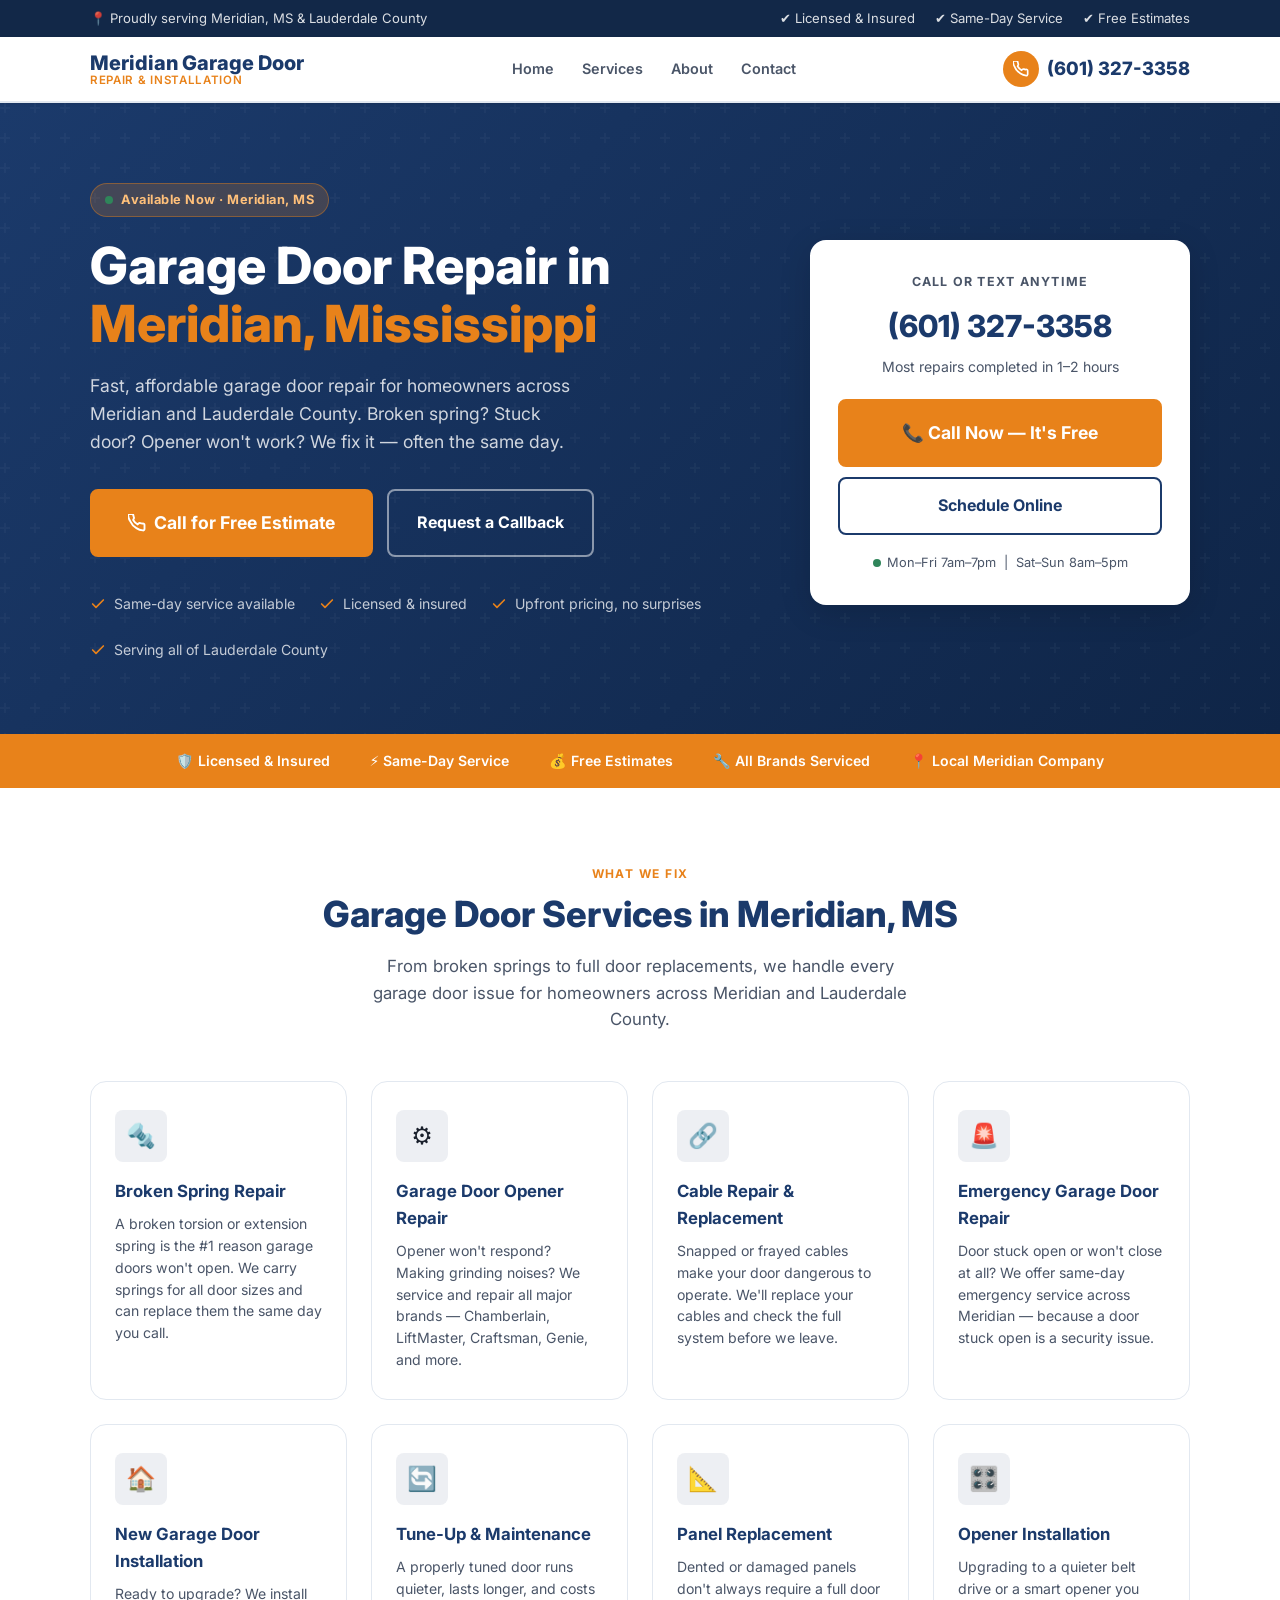
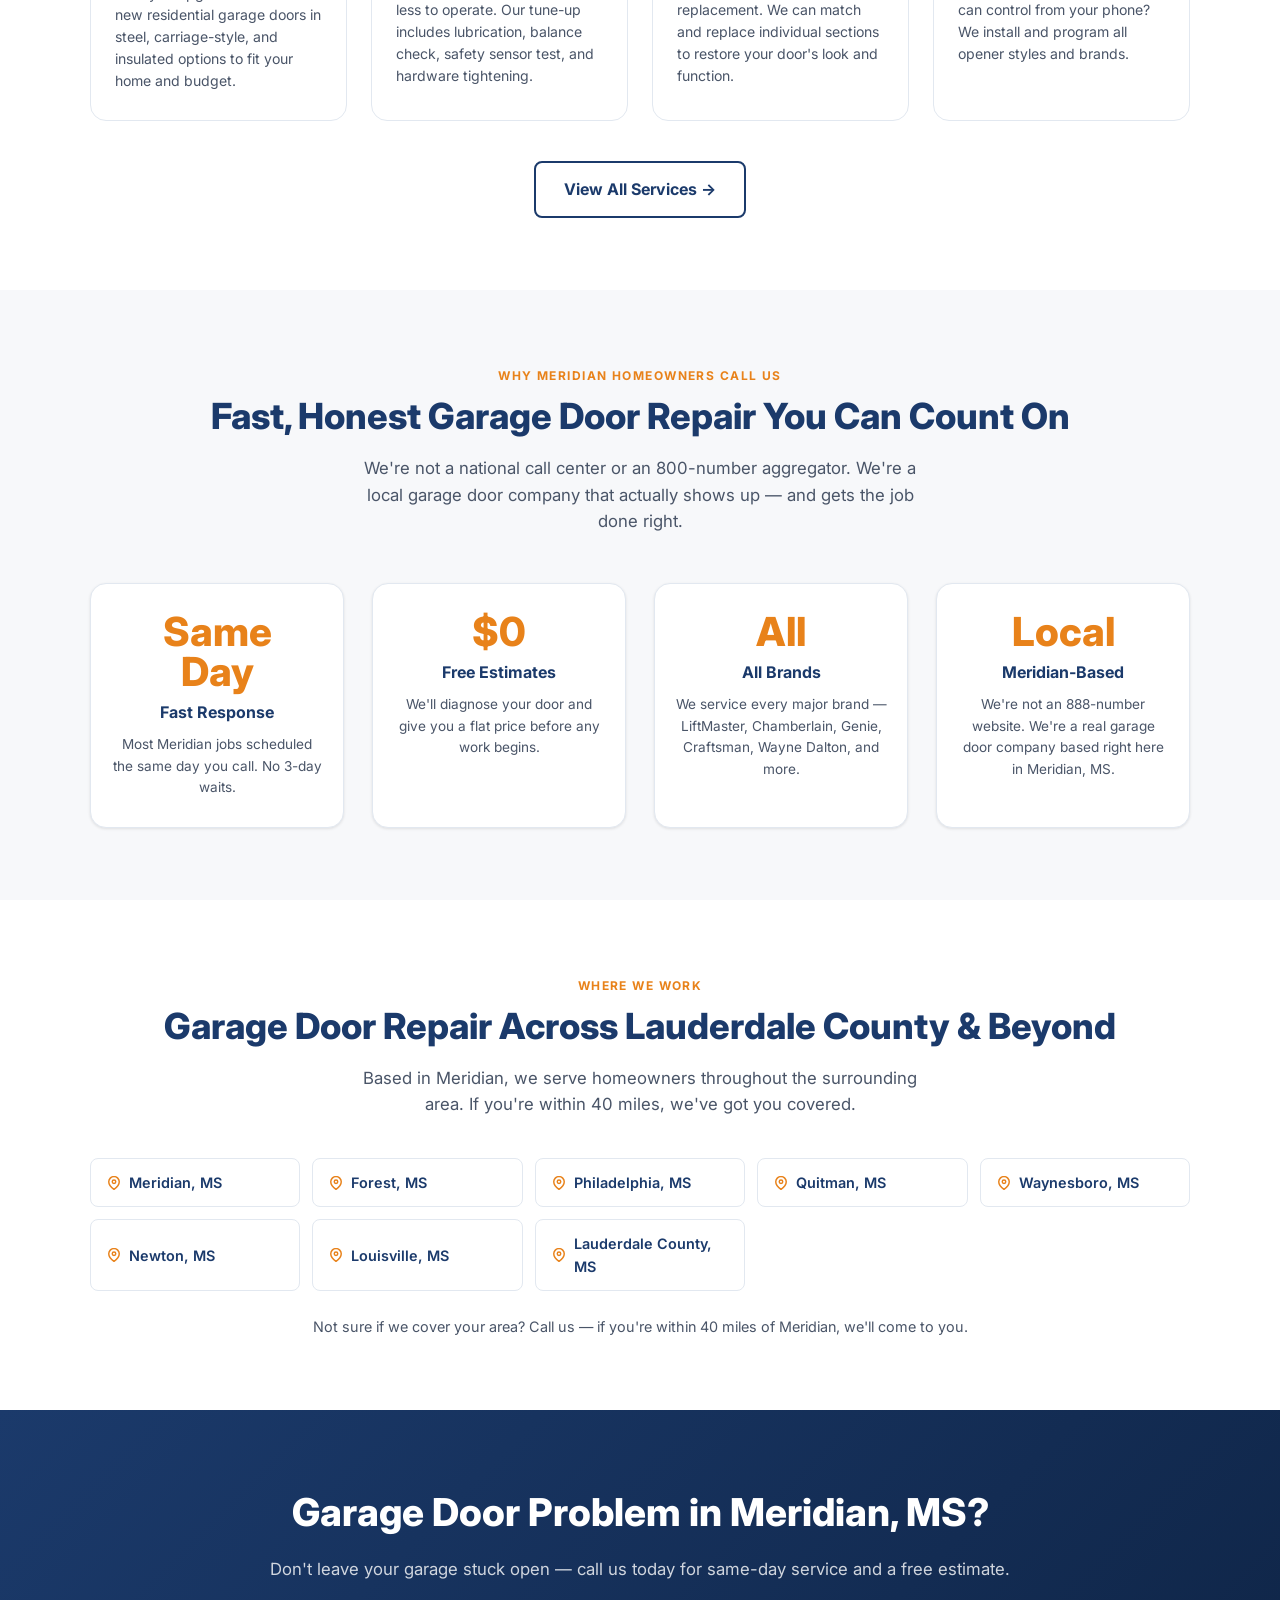
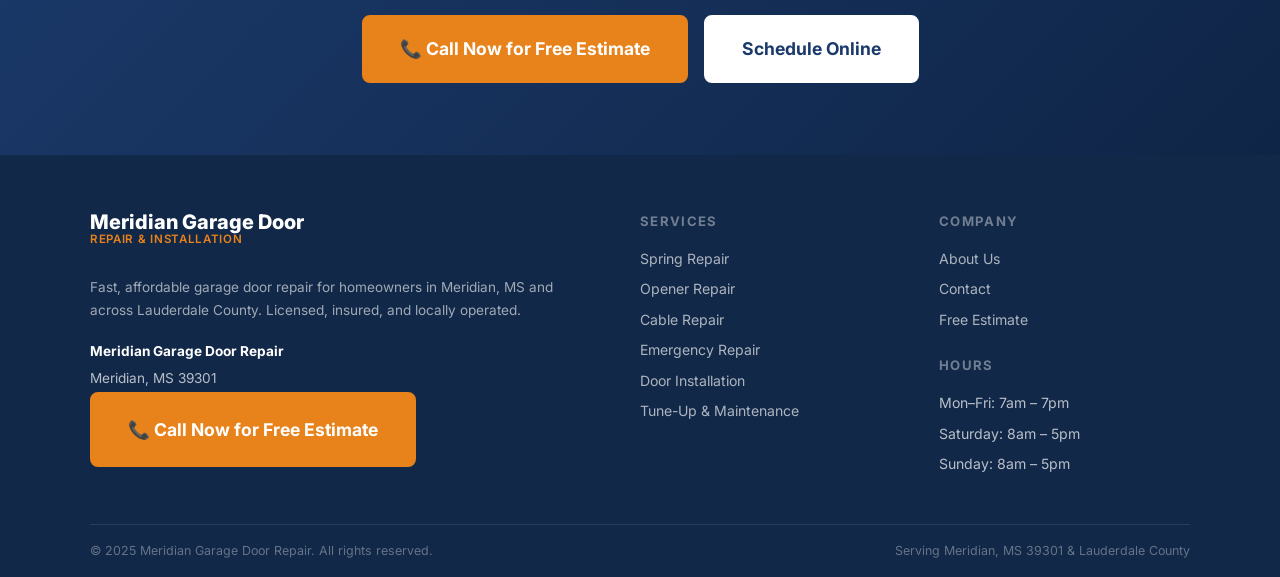
<file: index.html>
<!DOCTYPE html>
<html lang="en">
<head>
  <meta charset="UTF-8" />
  <meta name="viewport" content="width=device-width, initial-scale=1.0" />

  <!-- ═══════════════════════════════════════════════
       TEMPLATE VARIABLES — swap these for each city
       Search: [CITY], [STATE], [PHONE], [DOMAIN], [ZIP]
       ═══════════════════════════════════════════════ -->

  <!-- SEO Meta -->
  <title>Garage Door Repair Meridian MS | Fast &amp; Affordable – Call Now</title>
  <meta name="description" content="Professional garage door repair in Meridian, MS. Broken springs, openers, cables &amp; more. Same-day service available. Licensed &amp; insured. Call for a free estimate!" />
  <meta name="keywords" content="garage door repair Meridian MS, garage door repair Meridian Mississippi, garage door opener Meridian MS, broken spring repair Meridian, garage door service Meridian MS" />
  <link rel="canonical" href="https://www.garagedoorrepairmeridian.com/" />

  <!-- Open Graph -->
  <meta property="og:title" content="Garage Door Repair Meridian MS | Fast &amp; Affordable" />
  <meta property="og:description" content="Professional garage door repair in Meridian, MS. Same-day service. Broken springs, openers, cables. Call now!" />
  <meta property="og:type" content="website" />
  <meta property="og:url" content="https://www.garagedoorrepairmeridian.com/" />
  <meta property="og:locale" content="en_US" />

  <!-- Stylesheet -->
  <link rel="stylesheet" href="css/style.css" />

  <!-- Favicon (simple emoji fallback — swap with real .ico) -->
  <link rel="icon" href="data:image/svg+xml,<svg xmlns='http://www.w3.org/2000/svg' viewBox='0 0 100 100'><text y='.9em' font-size='90'>🏠</text></svg>" />

  <!-- ═══════════════════════════════════════════════
       LOCAL BUSINESS SCHEMA — Google's most important
       ranking signal for local service searches
       ═══════════════════════════════════════════════ -->
  <script type="application/ld+json">
  {
    "@context": "https://schema.org",
    "@type": "LocalBusiness",
    "name": "Garage Door Repair Meridian",
    "description": "Professional garage door repair and installation services in Meridian, MS and surrounding Lauderdale County. Same-day service available for broken springs, openers, cables, and more.",
    "url": "https://www.garagedoorrepairmeridian.com",
    "telephone": "+16013273358",
    "email": "info@garagedoorrepairmeridian.com",
    "priceRange": "$$",
    "image": "https://www.garagedoorrepairmeridian.com/images/garage-door-repair-meridian-ms.jpg",
    "address": {
      "@type": "PostalAddress",
      "addressLocality": "Meridian",
      "addressRegion": "MS",
      "postalCode": "39301",
      "addressCountry": "US"
    },
    "geo": {
      "@type": "GeoCoordinates",
      "latitude": 32.3643,
      "longitude": -88.7037
    },
    "openingHoursSpecification": [
      {
        "@type": "OpeningHoursSpecification",
        "dayOfWeek": ["Monday","Tuesday","Wednesday","Thursday","Friday"],
        "opens": "07:00",
        "closes": "19:00"
      },
      {
        "@type": "OpeningHoursSpecification",
        "dayOfWeek": ["Saturday","Sunday"],
        "opens": "08:00",
        "closes": "17:00"
      }
    ],
    "areaServed": [
      {"@type": "City", "name": "Meridian", "containedInPlace": {"@type": "State", "name": "Mississippi"}},
      {"@type": "City", "name": "Forest", "containedInPlace": {"@type": "State", "name": "Mississippi"}},
      {"@type": "City", "name": "Philadelphia", "containedInPlace": {"@type": "State", "name": "Mississippi"}},
      {"@type": "City", "name": "Quitman", "containedInPlace": {"@type": "State", "name": "Mississippi"}},
      {"@type": "City", "name": "Waynesboro", "containedInPlace": {"@type": "State", "name": "Mississippi"}},
      {"@type": "City", "name": "Newton", "containedInPlace": {"@type": "State", "name": "Mississippi"}},
      {"@type": "City", "name": "Louisville", "containedInPlace": {"@type": "State", "name": "Mississippi"}}
    ],
    "hasOfferCatalog": {
      "@type": "OfferCatalog",
      "name": "Garage Door Services",
      "itemListElement": [
        {"@type": "Offer", "itemOffered": {"@type": "Service", "name": "Garage Door Spring Repair"}},
        {"@type": "Offer", "itemOffered": {"@type": "Service", "name": "Garage Door Opener Repair"}},
        {"@type": "Offer", "itemOffered": {"@type": "Service", "name": "Garage Door Cable Repair"}},
        {"@type": "Offer", "itemOffered": {"@type": "Service", "name": "Emergency Garage Door Repair"}},
        {"@type": "Offer", "itemOffered": {"@type": "Service", "name": "New Garage Door Installation"}}
      ]
    },
    "sameAs": []
  }
  </script>
</head>

<body>

  <!-- ═══ TOP BAR ═══ -->
  <div class="topbar">
    <div class="container">
      <span>📍 Proudly serving Meridian, MS &amp; Lauderdale County</span>
      <div class="topbar-badges">
        <span class="topbar-badge">✔ Licensed &amp; Insured</span>
        <span class="topbar-badge">✔ Same-Day Service</span>
        <span class="topbar-badge">✔ Free Estimates</span>
      </div>
    </div>
  </div>

  <!-- ═══ HEADER ═══ -->
  <header class="site-header">
    <div class="header-inner">

      <a href="/" class="logo">
        <span class="logo-top">Meridian Garage Door</span>
        <span class="logo-sub">Repair &amp; Installation</span>
      </a>

      <nav class="site-nav" id="site-nav">
        <a href="index.html">Home</a>
        <a href="services.html">Services</a>
        <a href="about.html">About</a>
        <a href="contact.html">Contact</a>
      </nav>

      <div class="header-cta">
        <a href="tel:+16013273358" class="phone-link">
    <div class="phone-icon">
      <svg width="16" height="16" viewBox="0 0 24 24" fill="none" stroke="#fff" stroke-width="2.5" stroke-linecap="round" stroke-linejoin="round">
        <path d="M22 16.92v3a2 2 0 01-2.18 2 19.79 19.79 0 01-8.63-3.07A19.5 19.5 0 013.07 9.81a19.79 19.79 0 01-3.07-8.7A2 2 0 012.18 0h3a2 2 0 012 1.72c.127.96.361 1.903.7 2.81a2 2 0 01-.45 2.11L6.91 7.91a16 16 0 006 6l1.27-1.27a2 2 0 012.11-.45c.907.339 1.85.573 2.81.7A2 2 0 0122 14.92z"/>
      </svg>
    </div>

    (601) 327-3358
  </a>
        <button class="menu-toggle" id="menu-toggle" aria-label="Open menu">
          <svg width="22" height="22" viewBox="0 0 24 24" fill="none" stroke="currentColor" stroke-width="2.5" stroke-linecap="round"><line x1="3" y1="6" x2="21" y2="6"/><line x1="3" y1="12" x2="21" y2="12"/><line x1="3" y1="18" x2="21" y2="18"/></svg>
        </button>
      </div>

    </div>
  </header>

  <!-- ═══ HERO ═══ -->
  <section class="hero">
    <div class="container">
      <div class="hero-grid">

        <div class="hero-content">
          <div class="hero-badge">
            <span class="dot-green"></span>
            Available Now · Meridian, MS
          </div>

          <h1>Garage Door Repair in<br /><span>Meridian, Mississippi</span></h1>

          <p class="hero-sub">
            Fast, affordable garage door repair for homeowners across Meridian and Lauderdale County.
            Broken spring? Stuck door? Opener won't work? We fix it — often the same day.
          </p>

          <div class="hero-actions">
            <a href="tel:+16013273358" class="btn btn-primary btn-lg">
              <svg width="18" height="18" viewBox="0 0 24 24" fill="none" stroke="currentColor" stroke-width="2.5" stroke-linecap="round" stroke-linejoin="round"><path d="M22 16.92v3a2 2 0 01-2.18 2 19.79 19.79 0 01-8.63-3.07A19.5 19.5 0 013.07 9.81a19.79 19.79 0 01-3.07-8.7A2 2 0 012.18 0h3a2 2 0 012 1.72c.127.96.361 1.903.7 2.81a2 2 0 01-.45 2.11L6.91 7.91a16 16 0 006 6l1.27-1.27a2 2 0 012.11-.45c.907.339 1.85.573 2.81.7A2 2 0 0122 14.92z"/></svg>
              Call for Free Estimate
            </a>
            <a href="contact.html" class="btn btn-outline" style="color:#fff;border-color:rgba(255,255,255,.5);">
              Request a Callback
            </a>
          </div>

          <div class="hero-trust">
            <div class="hero-trust-item">
              <svg width="16" height="16" viewBox="0 0 24 24" fill="none" stroke="currentColor" stroke-width="2.5" stroke-linecap="round" stroke-linejoin="round"><polyline points="20 6 9 17 4 12"/></svg>
              Same-day service available
            </div>
            <div class="hero-trust-item">
              <svg width="16" height="16" viewBox="0 0 24 24" fill="none" stroke="currentColor" stroke-width="2.5" stroke-linecap="round" stroke-linejoin="round"><polyline points="20 6 9 17 4 12"/></svg>
              Licensed &amp; insured
            </div>
            <div class="hero-trust-item">
              <svg width="16" height="16" viewBox="0 0 24 24" fill="none" stroke="currentColor" stroke-width="2.5" stroke-linecap="round" stroke-linejoin="round"><polyline points="20 6 9 17 4 12"/></svg>
              Upfront pricing, no surprises
            </div>
            <div class="hero-trust-item">
              <svg width="16" height="16" viewBox="0 0 24 24" fill="none" stroke="currentColor" stroke-width="2.5" stroke-linecap="round" stroke-linejoin="round"><polyline points="20 6 9 17 4 12"/></svg>
              Serving all of Lauderdale County
            </div>
          </div>
        </div>

        <!-- Call Card -->
        <div>
          <div class="call-card">
            <div class="call-card-label">Call or Text Anytime</div>
            <div class="call-card-number">
            <a href="tel:+16013273358">(601) 327-3358</a>
</div>

<div class="call-card-tagline">
  Most repairs completed in 1–2 hours
</div>

<a href="tel:+16013273358" class="btn btn-primary btn-lg">
  📞 Call Now — It's Free
</a>
            <a href="contact.html" class="btn btn-outline" style="margin-top:10px;width:100%;justify-content:center;">
              Schedule Online
            </a>
            <div class="call-card-hours">
              <span class="dot-green"></span>
              Mon–Fri 7am–7pm &nbsp;|&nbsp; Sat–Sun 8am–5pm
            </div>
          </div>
        </div>

      </div>
    </div>
  </section>

  <!-- ═══ TRUST BAR ═══ -->
  <div class="trust-bar">
    <div class="container">
      <div class="trust-item">🛡️ Licensed &amp; Insured</div>
      <div class="trust-item">⚡ Same-Day Service</div>
      <div class="trust-item">💰 Free Estimates</div>
      <div class="trust-item">🔧 All Brands Serviced</div>
      <div class="trust-item">📍 Local Meridian Company</div>
    </div>
  </div>

  <!-- ═══ SERVICES ═══ -->
  <section class="section">
    <div class="container">
      <div class="text-center">
        <span class="section-label">What We Fix</span>
        <h2 class="section-title">Garage Door Services in Meridian, MS</h2>
        <p class="section-sub">From broken springs to full door replacements, we handle every garage door issue for homeowners across Meridian and Lauderdale County.</p>
      </div>

      <div class="services-grid">

        <div class="service-card">
          <div class="service-icon">🔩</div>
          <h3>Broken Spring Repair</h3>
          <p>A broken torsion or extension spring is the #1 reason garage doors won't open. We carry springs for all door sizes and can replace them the same day you call.</p>
        </div>

        <div class="service-card">
          <div class="service-icon">⚙️</div>
          <h3>Garage Door Opener Repair</h3>
          <p>Opener won't respond? Making grinding noises? We service and repair all major brands — Chamberlain, LiftMaster, Craftsman, Genie, and more.</p>
        </div>

        <div class="service-card">
          <div class="service-icon">🔗</div>
          <h3>Cable Repair &amp; Replacement</h3>
          <p>Snapped or frayed cables make your door dangerous to operate. We'll replace your cables and check the full system before we leave.</p>
        </div>

        <div class="service-card">
          <div class="service-icon">🚨</div>
          <h3>Emergency Garage Door Repair</h3>
          <p>Door stuck open or won't close at all? We offer same-day emergency service across Meridian — because a door stuck open is a security issue.</p>
        </div>

        <div class="service-card">
          <div class="service-icon">🏠</div>
          <h3>New Garage Door Installation</h3>
          <p>Ready to upgrade? We install new residential garage doors in steel, carriage-style, and insulated options to fit your home and budget.</p>
        </div>

        <div class="service-card">
          <div class="service-icon">🔄</div>
          <h3>Tune-Up &amp; Maintenance</h3>
          <p>A properly tuned door runs quieter, lasts longer, and costs less to operate. Our tune-up includes lubrication, balance check, safety sensor test, and hardware tightening.</p>
        </div>

        <div class="service-card">
          <div class="service-icon">📐</div>
          <h3>Panel Replacement</h3>
          <p>Dented or damaged panels don't always require a full door replacement. We can match and replace individual sections to restore your door's look and function.</p>
        </div>

        <div class="service-card">
          <div class="service-icon">🎛️</div>
          <h3>Opener Installation</h3>
          <p>Upgrading to a quieter belt drive or a smart opener you can control from your phone? We install and program all opener styles and brands.</p>
        </div>

      </div>

      <div style="text-align:center;margin-top:40px;">
        <a href="services.html" class="btn btn-outline">View All Services →</a>
      </div>
    </div>
  </section>

  <!-- ═══ WHY CHOOSE US ═══ -->
  <section class="section section--gray">
    <div class="container">
      <div class="text-center">
        <span class="section-label">Why Meridian Homeowners Call Us</span>
        <h2 class="section-title">Fast, Honest Garage Door Repair You Can Count On</h2>
        <p class="section-sub">We're not a national call center or an 800-number aggregator. We're a local garage door company that actually shows up — and gets the job done right.</p>
      </div>

      <div class="why-grid">
        <div class="why-item">
          <div class="why-num">Same<br/>Day</div>
          <h3>Fast Response</h3>
          <p>Most Meridian jobs scheduled the same day you call. No 3-day waits.</p>
        </div>
        <div class="why-item">
          <div class="why-num">$0</div>
          <h3>Free Estimates</h3>
          <p>We'll diagnose your door and give you a flat price before any work begins.</p>
        </div>
        <div class="why-item">
          <div class="why-num">All</div>
          <h3>All Brands</h3>
          <p>We service every major brand — LiftMaster, Chamberlain, Genie, Craftsman, Wayne Dalton, and more.</p>
        </div>
        <div class="why-item">
          <div class="why-num">Local</div>
          <h3>Meridian-Based</h3>
          <p>We're not an 888-number website. We're a real garage door company based right here in Meridian, MS.</p>
        </div>
      </div>
    </div>
  </section>

  <!-- ═══ SERVICE AREA ═══ -->
  <section class="section">
    <div class="container">
      <div class="text-center">
        <span class="section-label">Where We Work</span>
        <h2 class="section-title">Garage Door Repair Across Lauderdale County &amp; Beyond</h2>
        <p class="section-sub">Based in Meridian, we serve homeowners throughout the surrounding area. If you're within 40 miles, we've got you covered.</p>
      </div>

      <div class="area-grid">
        <div class="area-tag">
          <svg width="14" height="14" viewBox="0 0 24 24" fill="none" stroke="currentColor" stroke-width="2.5" stroke-linecap="round" stroke-linejoin="round"><path d="M21 10c0 7-9 13-9 13s-9-6-9-13a9 9 0 0118 0z"/><circle cx="12" cy="10" r="3"/></svg>
          Meridian, MS
        </div>
        <div class="area-tag">
          <svg width="14" height="14" viewBox="0 0 24 24" fill="none" stroke="currentColor" stroke-width="2.5" stroke-linecap="round" stroke-linejoin="round"><path d="M21 10c0 7-9 13-9 13s-9-6-9-13a9 9 0 0118 0z"/><circle cx="12" cy="10" r="3"/></svg>
          Forest, MS
        </div>
        <div class="area-tag">
          <svg width="14" height="14" viewBox="0 0 24 24" fill="none" stroke="currentColor" stroke-width="2.5" stroke-linecap="round" stroke-linejoin="round"><path d="M21 10c0 7-9 13-9 13s-9-6-9-13a9 9 0 0118 0z"/><circle cx="12" cy="10" r="3"/></svg>
          Philadelphia, MS
        </div>
        <div class="area-tag">
          <svg width="14" height="14" viewBox="0 0 24 24" fill="none" stroke="currentColor" stroke-width="2.5" stroke-linecap="round" stroke-linejoin="round"><path d="M21 10c0 7-9 13-9 13s-9-6-9-13a9 9 0 0118 0z"/><circle cx="12" cy="10" r="3"/></svg>
          Quitman, MS
        </div>
        <div class="area-tag">
          <svg width="14" height="14" viewBox="0 0 24 24" fill="none" stroke="currentColor" stroke-width="2.5" stroke-linecap="round" stroke-linejoin="round"><path d="M21 10c0 7-9 13-9 13s-9-6-9-13a9 9 0 0118 0z"/><circle cx="12" cy="10" r="3"/></svg>
          Waynesboro, MS
        </div>
        <div class="area-tag">
          <svg width="14" height="14" viewBox="0 0 24 24" fill="none" stroke="currentColor" stroke-width="2.5" stroke-linecap="round" stroke-linejoin="round"><path d="M21 10c0 7-9 13-9 13s-9-6-9-13a9 9 0 0118 0z"/><circle cx="12" cy="10" r="3"/></svg>
          Newton, MS
        </div>
        <div class="area-tag">
          <svg width="14" height="14" viewBox="0 0 24 24" fill="none" stroke="currentColor" stroke-width="2.5" stroke-linecap="round" stroke-linejoin="round"><path d="M21 10c0 7-9 13-9 13s-9-6-9-13a9 9 0 0118 0z"/><circle cx="12" cy="10" r="3"/></svg>
          Louisville, MS
        </div>
        <div class="area-tag">
          <svg width="14" height="14" viewBox="0 0 24 24" fill="none" stroke="currentColor" stroke-width="2.5" stroke-linecap="round" stroke-linejoin="round"><path d="M21 10c0 7-9 13-9 13s-9-6-9-13a9 9 0 0118 0z"/><circle cx="12" cy="10" r="3"/></svg>
          Lauderdale County, MS
        </div>
      </div>

      <p style="text-align:center;margin-top:24px;color:var(--text-muted);font-size:.9rem;">
        Not sure if we cover your area? Call us — if you're within 40 miles of Meridian, we'll come to you.
      </p>
    </div>
  </section>

  <!-- ═══ CTA BANNER ═══ -->
  <section class="cta-banner">
    <div class="container">
      <h2>Garage Door Problem in Meridian, MS?</h2>
      <p>Don't leave your garage stuck open — call us today for same-day service and a free estimate.</p>
      <div class="cta-actions">
     <a href="tel:+16013273358" class="btn btn-primary btn-lg">
  📞 Call Now for Free Estimate
</a>
        <a href="contact.html" class="btn btn-white btn-lg">
          Schedule Online
        </a>
      </div>
    </div>
  </section>

  <!-- ═══ FOOTER ═══ -->
  <footer class="site-footer">
    <div class="container">
      <div class="footer-grid">

        <div class="footer-brand">
          <div class="logo" style="margin-bottom:14px;">
            <span class="logo-top">Meridian Garage Door</span>
            <span class="logo-sub">Repair &amp; Installation</span>
          </div>
          <p>Fast, affordable garage door repair for homeowners in Meridian, MS and across Lauderdale County. Licensed, insured, and locally operated.</p>
          <!-- NAP — Name, Address, Phone: keep consistent everywhere online -->
          <div class="footer-nap">
            <strong>Meridian Garage Door Repair</strong><br/>
            Meridian, MS 39301<br/>
       <a href="tel:+16013273358" class="btn btn-primary btn-lg" style="color:#fff;">
  📞 Call Now for Free Estimate
</a>
          </div>
        </div>

        <div class="footer-col">
          <h4>Services</h4>
          <ul>
            <li><a href="services.html#springs">Spring Repair</a></li>
            <li><a href="services.html#openers">Opener Repair</a></li>
            <li><a href="services.html#cables">Cable Repair</a></li>
            <li><a href="services.html#emergency">Emergency Repair</a></li>
            <li><a href="services.html#installation">Door Installation</a></li>
            <li><a href="services.html#tuneup">Tune-Up &amp; Maintenance</a></li>
          </ul>
        </div>

        <div class="footer-col">
          <h4>Company</h4>
          <ul>
            <li><a href="about.html">About Us</a></li>
            <li><a href="contact.html">Contact</a></li>
            <li><a href="contact.html">Free Estimate</a></li>
          </ul>
          <h4 style="margin-top:24px;">Hours</h4>
          <ul>
            <li>Mon–Fri: 7am – 7pm</li>
            <li>Saturday: 8am – 5pm</li>
            <li>Sunday: 8am – 5pm</li>
          </ul>
        </div>

      </div>
    </div>

    <div class="container">
      <div class="footer-bottom">
        <span>© 2025 Meridian Garage Door Repair. All rights reserved.</span>
        <span>Serving Meridian, MS 39301 &amp; Lauderdale County</span>
      </div>
    </div>
  </footer>

  <!-- ═══ Mobile menu script ═══ -->
  <script>
    document.getElementById('menu-toggle').addEventListener('click', function() {
      document.getElementById('site-nav').classList.toggle('open');
    });
  </script>

</body>
</html>
</file>
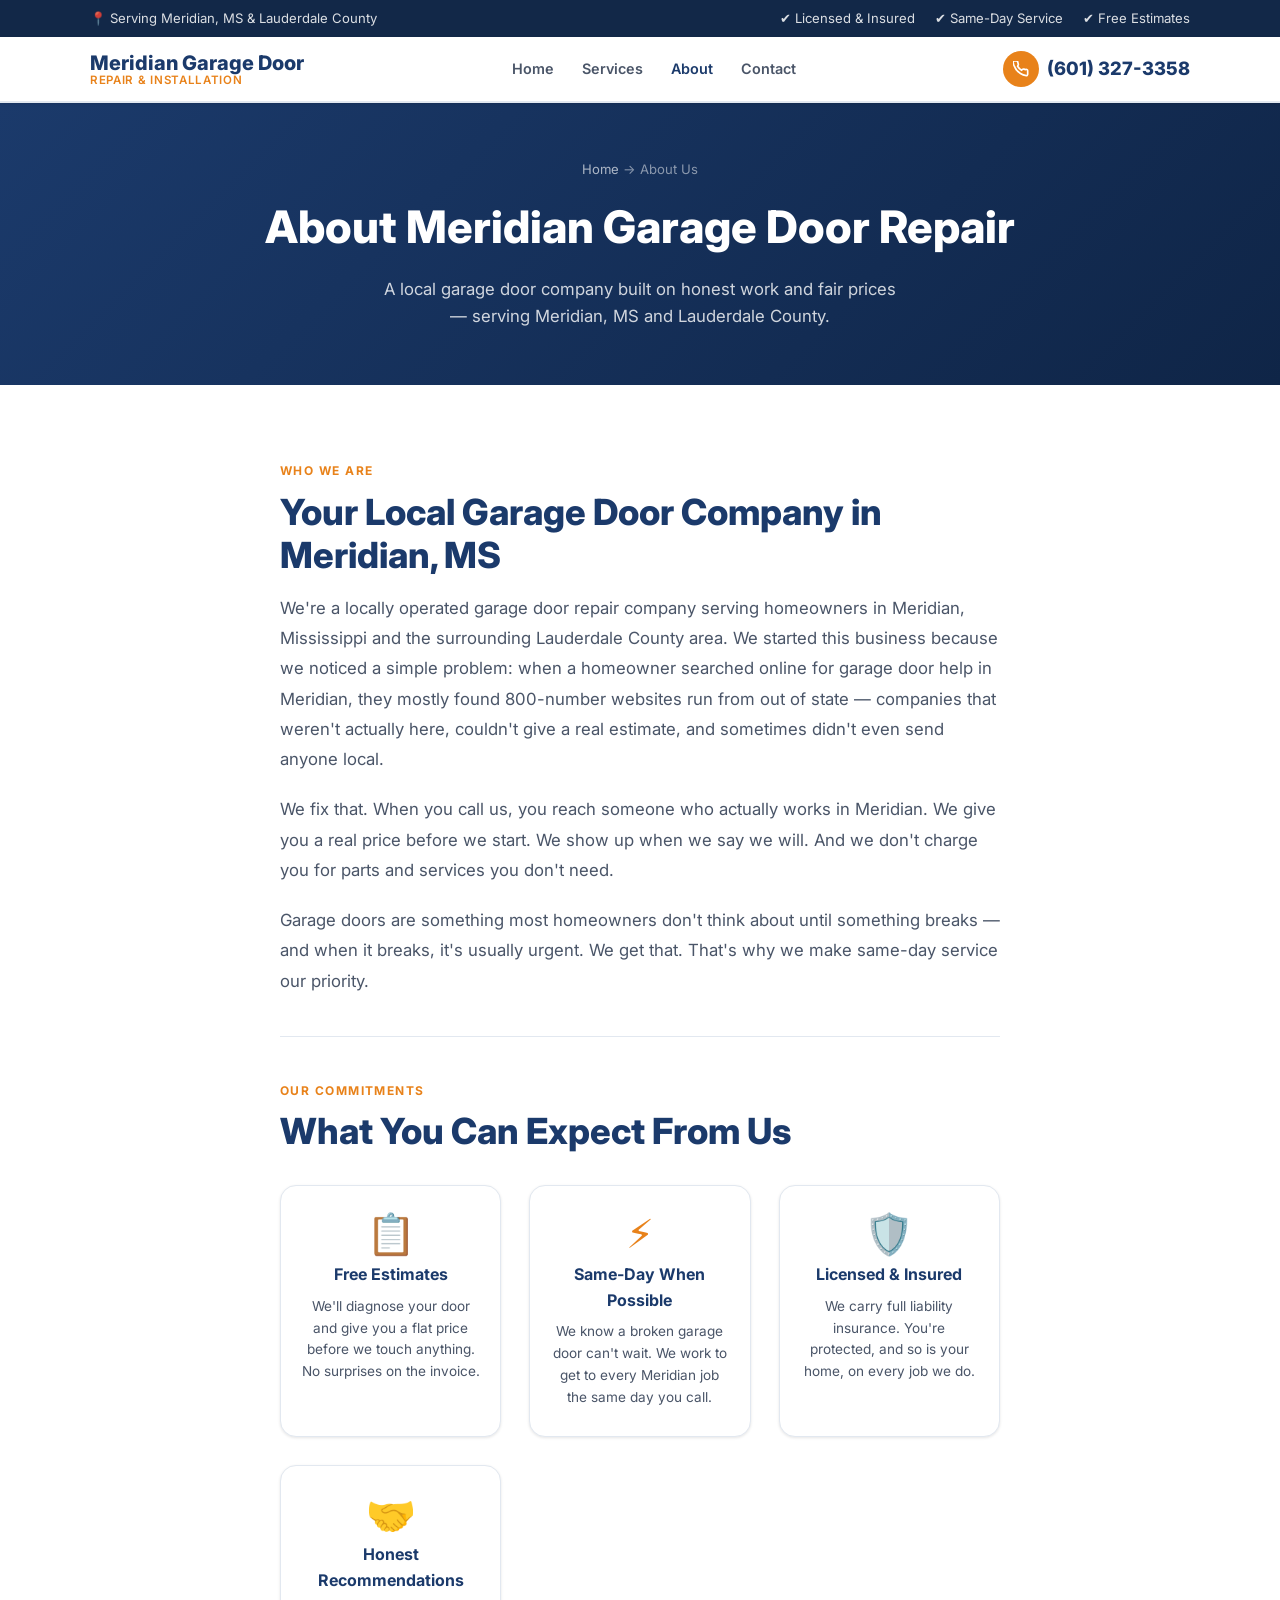
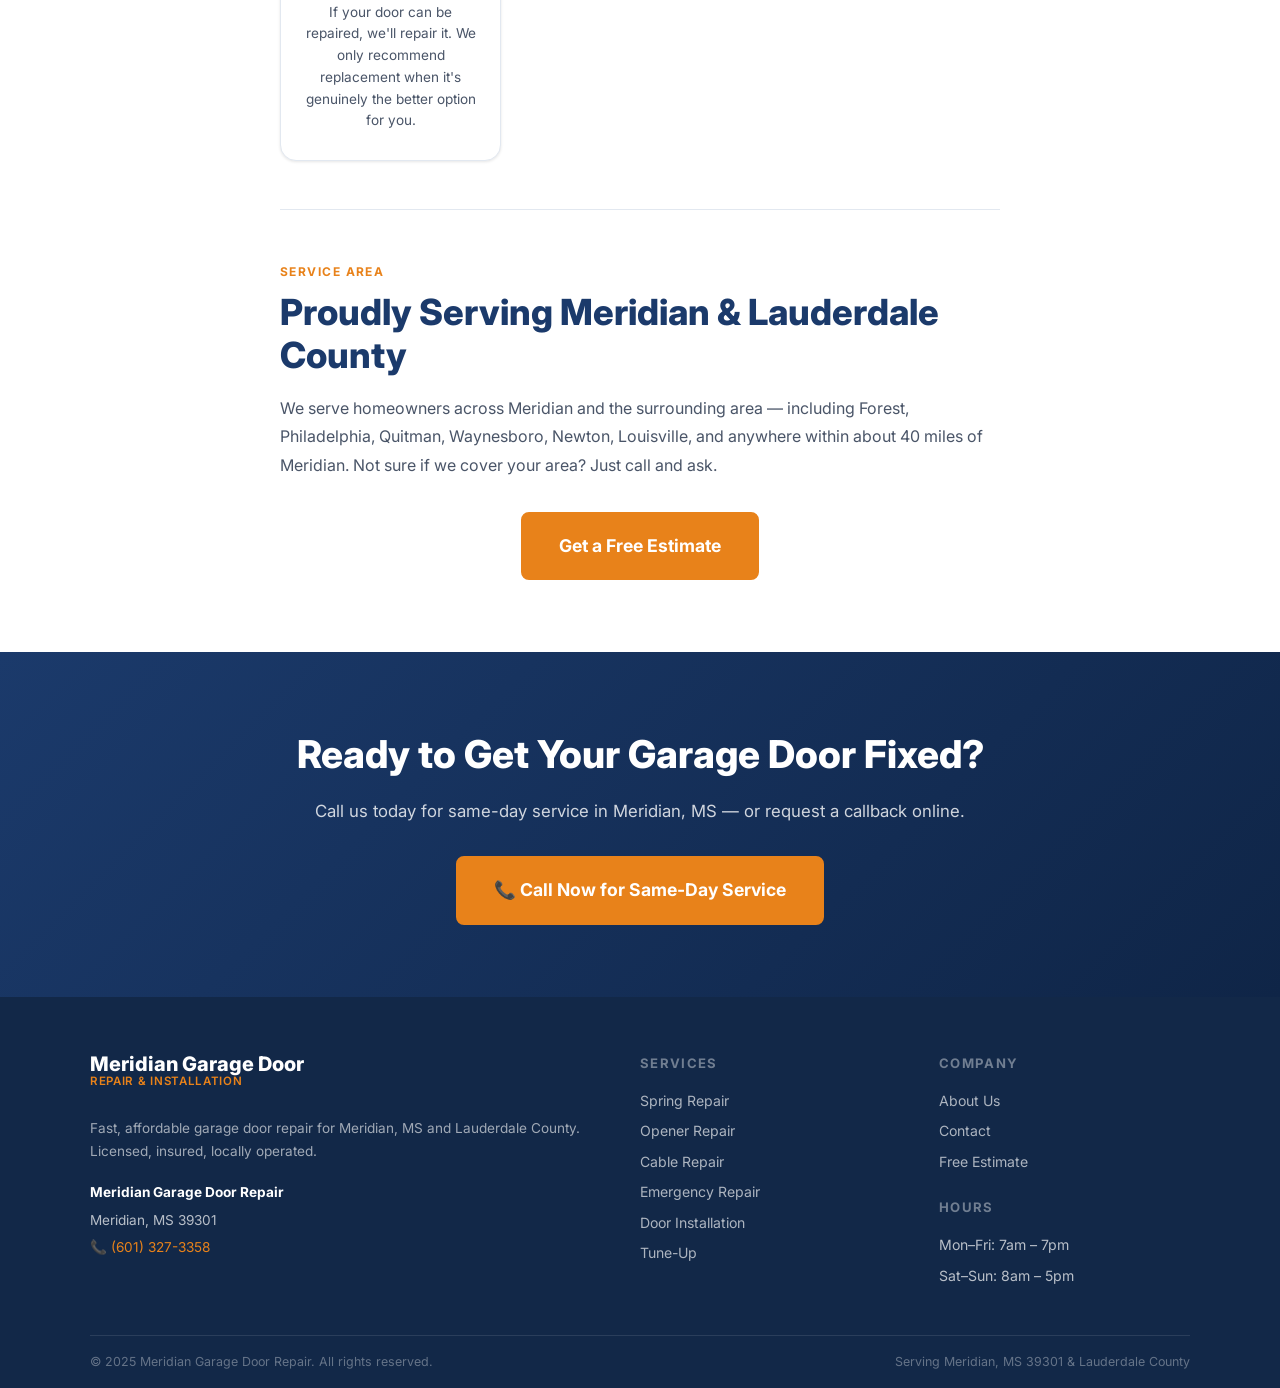
<file: about.html>
<!DOCTYPE html>
<html lang="en">
<head>
  <meta charset="UTF-8" />
  <meta name="viewport" content="width=device-width, initial-scale=1.0" />
  <title>About Us | Garage Door Repair Meridian MS</title>
  <meta name="description" content="Local garage door repair company serving Meridian, MS and Lauderdale County. Licensed, insured, and committed to honest service at fair prices." />
  <link rel="canonical" href="https://www.garagedoorrepairmeridian.com/about.html" />
  <link rel="stylesheet" href="css/style.css" />
  <link rel="icon" href="data:image/svg+xml,<svg xmlns='http://www.w3.org/2000/svg' viewBox='0 0 100 100'><text y='.9em' font-size='90'>🏠</text></svg>" />
</head>
<body>

  <div class="topbar">
    <div class="container">
      <span>📍 Serving Meridian, MS &amp; Lauderdale County</span>
      <div class="topbar-badges">
        <span class="topbar-badge">✔ Licensed &amp; Insured</span>
        <span class="topbar-badge">✔ Same-Day Service</span>
        <span class="topbar-badge">✔ Free Estimates</span>
      </div>
    </div>
  </div>

  <header class="site-header">
    <div class="header-inner">
      <a href="index.html" class="logo">
        <span class="logo-top">Meridian Garage Door</span>
        <span class="logo-sub">Repair &amp; Installation</span>
      </a>
      <nav class="site-nav" id="site-nav">
        <a href="index.html">Home</a>
        <a href="services.html">Services</a>
        <a href="about.html" class="active">About</a>
        <a href="contact.html">Contact</a>
      </nav>
      <div class="header-cta">
      <a href="tel:+16013273358" class="phone-link">
  <div class="phone-icon">
    <svg width="16" height="16" viewBox="0 0 24 24" fill="none" stroke="#fff" stroke-width="2.5" stroke-linecap="round" stroke-linejoin="round">
      <path d="M22 16.92v3a2 2 0 01-2.18 2 19.79 19.79 0 01-8.63-3.07A19.5 19.5 0 013.07 9.81a19.79 19.79 0 01-3.07-8.7A2 2 0 012.18 0h3a2 2 0 012 1.72c.127.96.361 1.903.7 2.81a2 2 0 01-.45 2.11L6.91 7.91a16 16 0 006 6l1.27-1.27a2 2 0 012.11-.45c.907.339 1.85.573 2.81.7A2 2 0 0122 14.92z"/>
    </svg>
  </div>

  (601) 327-3358
</a>
        <button class="menu-toggle" id="menu-toggle" aria-label="Open menu">
          <svg width="22" height="22" viewBox="0 0 24 24" fill="none" stroke="currentColor" stroke-width="2.5" stroke-linecap="round"><line x1="3" y1="6" x2="21" y2="6"/><line x1="3" y1="12" x2="21" y2="12"/><line x1="3" y1="18" x2="21" y2="18"/></svg>
        </button>
      </div>
    </div>
  </header>

  <section class="page-hero">
    <div class="container">
      <div class="breadcrumb"><a href="index.html">Home</a> → About Us</div>
      <h1>About Meridian Garage Door Repair</h1>
      <p>A local garage door company built on honest work and fair prices — serving Meridian, MS and Lauderdale County.</p>
    </div>
  </section>

  <!-- About Content -->
  <section class="section">
    <div class="container">
      <div style="max-width:720px;margin:0 auto;">

        <span class="section-label">Who We Are</span>
        <h2 class="section-title">Your Local Garage Door Company in Meridian, MS</h2>

        <p style="font-size:1.05rem;color:var(--text-muted);margin-bottom:20px;line-height:1.8;">
          We're a locally operated garage door repair company serving homeowners in Meridian, Mississippi and the surrounding Lauderdale County area. We started this business because we noticed a simple problem: when a homeowner searched online for garage door help in Meridian, they mostly found 800-number websites run from out of state — companies that weren't actually here, couldn't give a real estimate, and sometimes didn't even send anyone local.
        </p>

        <p style="font-size:1.05rem;color:var(--text-muted);margin-bottom:20px;line-height:1.8;">
          We fix that. When you call us, you reach someone who actually works in Meridian. We give you a real price before we start. We show up when we say we will. And we don't charge you for parts and services you don't need.
        </p>

        <p style="font-size:1.05rem;color:var(--text-muted);margin-bottom:40px;line-height:1.8;">
          Garage doors are something most homeowners don't think about until something breaks — and when it breaks, it's usually urgent. We get that. That's why we make same-day service our priority.
        </p>

        <hr style="border:none;border-top:1px solid var(--border);margin-bottom:40px;" />

        <span class="section-label">Our Commitments</span>
        <h2 class="section-title">What You Can Expect From Us</h2>

        <div class="why-grid" style="margin-top:32px;">
          <div class="why-item">
            <div class="why-num">📋</div>
            <h3>Free Estimates</h3>
            <p>We'll diagnose your door and give you a flat price before we touch anything. No surprises on the invoice.</p>
          </div>
          <div class="why-item">
            <div class="why-num">⚡</div>
            <h3>Same-Day When Possible</h3>
            <p>We know a broken garage door can't wait. We work to get to every Meridian job the same day you call.</p>
          </div>
          <div class="why-item">
            <div class="why-num">🛡️</div>
            <h3>Licensed &amp; Insured</h3>
            <p>We carry full liability insurance. You're protected, and so is your home, on every job we do.</p>
          </div>
          <div class="why-item">
            <div class="why-num">🤝</div>
            <h3>Honest Recommendations</h3>
            <p>If your door can be repaired, we'll repair it. We only recommend replacement when it's genuinely the better option for you.</p>
          </div>
        </div>

        <hr style="border:none;border-top:1px solid var(--border);margin:48px 0;" />

        <span class="section-label">Service Area</span>
        <h2 class="section-title">Proudly Serving Meridian &amp; Lauderdale County</h2>
        <p style="color:var(--text-muted);line-height:1.8;margin-bottom:24px;">
          We serve homeowners across Meridian and the surrounding area — including Forest, Philadelphia, Quitman, Waynesboro, Newton, Louisville, and anywhere within about 40 miles of Meridian. Not sure if we cover your area? Just call and ask.
        </p>

        <div style="text-align:center;margin-top:32px;">
          <a href="contact.html" class="btn btn-primary btn-lg">Get a Free Estimate</a>
        </div>

      </div>
    </div>
  </section>

  <section class="cta-banner">
    <div class="container">
      <h2>Ready to Get Your Garage Door Fixed?</h2>
      <p>Call us today for same-day service in Meridian, MS — or request a callback online.</p>
      <div class="cta-actions">
        <a href="tel:+16013273358" class="btn btn-primary btn-lg">
  📞 Call Now for Same-Day Service
</a>
      </div>
    </div>
  </section>

  <footer class="site-footer">
    <div class="container">
      <div class="footer-grid">
        <div class="footer-brand">
          <div class="logo" style="margin-bottom:14px;">
            <span class="logo-top">Meridian Garage Door</span>
            <span class="logo-sub">Repair &amp; Installation</span>
          </div>
          <p>Fast, affordable garage door repair for Meridian, MS and Lauderdale County. Licensed, insured, locally operated.</p>
         <div class="footer-nap">
  <strong>Meridian Garage Door Repair</strong><br/>
  Meridian, MS 39301<br/>
  <a href="tel:+16013273358" class="footer-phone">
    📞 (601) 327-3358
  </a>
</div>
        </div>
        <div class="footer-col">
          <h4>Services</h4>
          <ul>
            <li><a href="services.html#springs">Spring Repair</a></li>
            <li><a href="services.html#openers">Opener Repair</a></li>
            <li><a href="services.html#cables">Cable Repair</a></li>
            <li><a href="services.html#emergency">Emergency Repair</a></li>
            <li><a href="services.html#installation">Door Installation</a></li>
            <li><a href="services.html#tuneup">Tune-Up</a></li>
          </ul>
        </div>
        <div class="footer-col">
          <h4>Company</h4>
          <ul>
            <li><a href="about.html">About Us</a></li>
            <li><a href="contact.html">Contact</a></li>
            <li><a href="contact.html">Free Estimate</a></li>
          </ul>
          <h4 style="margin-top:24px;">Hours</h4>
          <ul>
            <li>Mon–Fri: 7am – 7pm</li>
            <li>Sat–Sun: 8am – 5pm</li>
          </ul>
        </div>
      </div>
    </div>
    <div class="container">
      <div class="footer-bottom">
        <span>© 2025 Meridian Garage Door Repair. All rights reserved.</span>
        <span>Serving Meridian, MS 39301 &amp; Lauderdale County</span>
      </div>
    </div>
  </footer>

  <script>
    document.getElementById('menu-toggle').addEventListener('click', function() {
      document.getElementById('site-nav').classList.toggle('open');
    });
  </script>
</body>
</html>
</file>
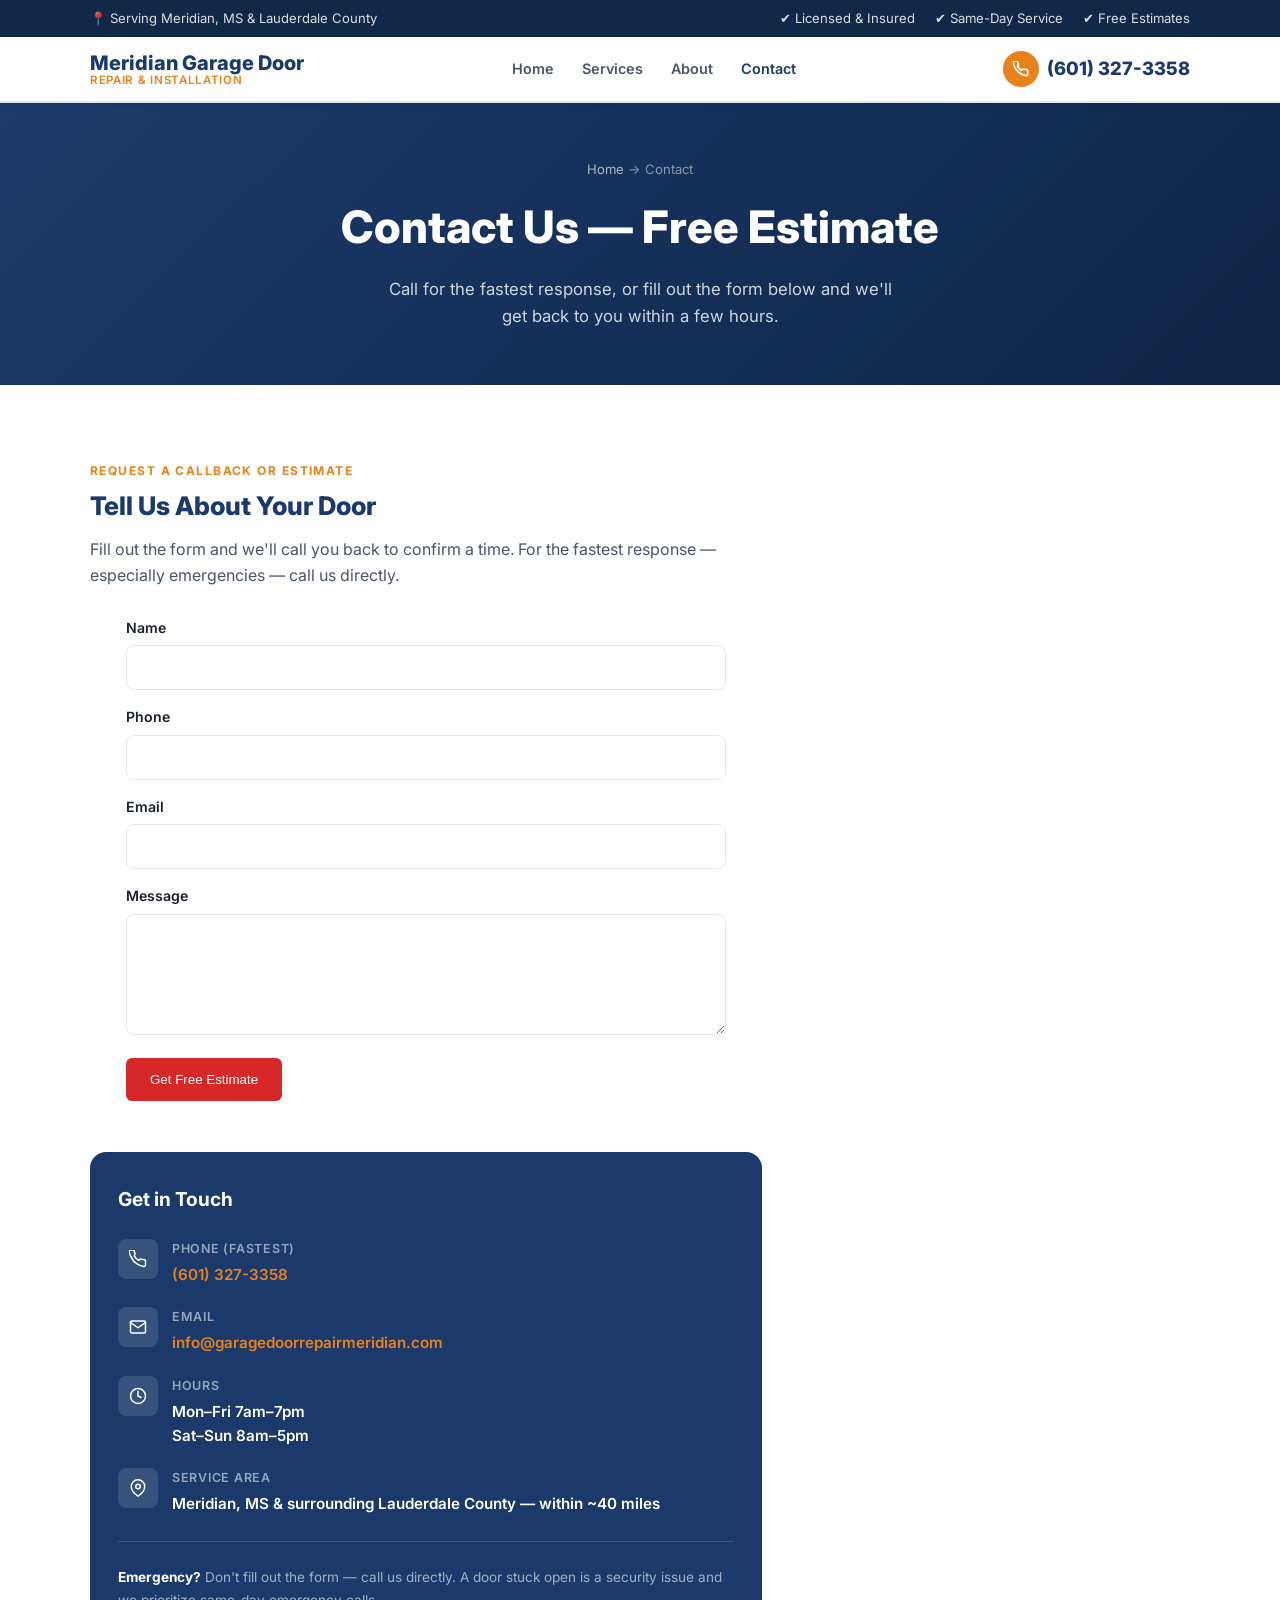
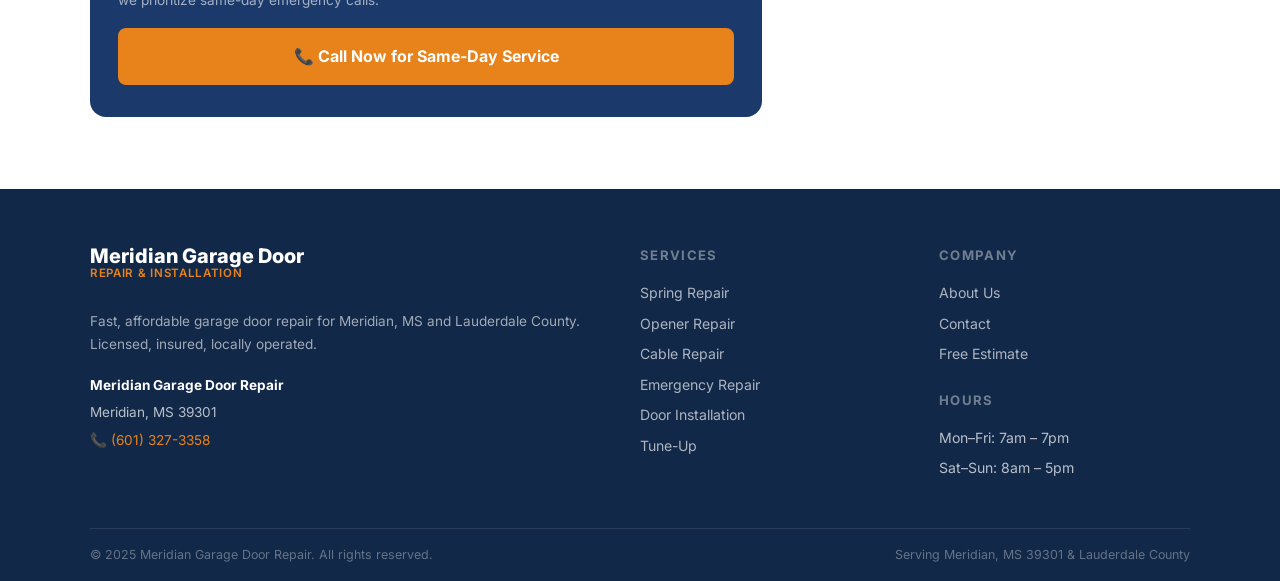
<file: contact.html>
<!DOCTYPE html>
<html lang="en">
<head>
  <meta charset="UTF-8" />
  <meta name="viewport" content="width=device-width, initial-scale=1.0" />
  <title>Contact Us | Garage Door Repair Meridian MS | Free Estimates</title>
  <meta name="description" content="Contact Meridian Garage Door Repair for same-day service in Meridian, MS. Call or fill out our form for a free estimate. Serving all of Lauderdale County." />
  <link rel="canonical" href="https://www.garagedoorrepairmeridian.com/contact.html" />
  <link rel="stylesheet" href="css/style.css" />
  <link rel="icon" href="data:image/svg+xml,<svg xmlns='http://www.w3.org/2000/svg' viewBox='0 0 100 100'><text y='.9em' font-size='90'>🏠</text></svg>" />
</head>
<body>

  <div class="topbar">
    <div class="container">
      <span>📍 Serving Meridian, MS &amp; Lauderdale County</span>
      <div class="topbar-badges">
        <span class="topbar-badge">✔ Licensed &amp; Insured</span>
        <span class="topbar-badge">✔ Same-Day Service</span>
        <span class="topbar-badge">✔ Free Estimates</span>
      </div>
    </div>
  </div>

  <header class="site-header">
    <div class="header-inner">
      <a href="index.html" class="logo">
        <span class="logo-top">Meridian Garage Door</span>
        <span class="logo-sub">Repair &amp; Installation</span>
      </a>
      <nav class="site-nav" id="site-nav">
        <a href="index.html">Home</a>
        <a href="services.html">Services</a>
        <a href="about.html">About</a>
        <a href="contact.html" class="active">Contact</a>
      </nav>
      <div class="header-cta">
      <a href="tel:+16013273358" class="phone-link">
  <div class="phone-icon">
    <svg width="16" height="16" viewBox="0 0 24 24" fill="none" stroke="#fff" stroke-width="2.5" stroke-linecap="round" stroke-linejoin="round">
      <path d="M22 16.92v3a2 2 0 01-2.18 2 19.79 19.79 0 01-8.63-3.07A19.5 19.5 0 013.07 9.81a19.79 19.79 0 01-3.07-8.7A2 2 0 012.18 0h3a2 2 0 012 1.72c.127.96.361 1.903.7 2.81a2 2 0 01-.45 2.11L6.91 7.91a16 16 0 006 6l1.27-1.27a2 2 0 012.11-.45c.907.339 1.85.573 2.81.7A2 2 0 0122 14.92z"/>
    </svg>
  </div>

  (601) 327-3358
</a>
        <button class="menu-toggle" id="menu-toggle" aria-label="Open menu">
          <svg width="22" height="22" viewBox="0 0 24 24" fill="none" stroke="currentColor" stroke-width="2.5" stroke-linecap="round"><line x1="3" y1="6" x2="21" y2="6"/><line x1="3" y1="12" x2="21" y2="12"/><line x1="3" y1="18" x2="21" y2="18"/></svg>
        </button>
      </div>
    </div>
  </header>

  <section class="page-hero">
    <div class="container">
      <div class="breadcrumb"><a href="index.html">Home</a> → Contact</div>
      <h1>Contact Us — Free Estimate</h1>
      <p>Call for the fastest response, or fill out the form below and we'll get back to you within a few hours.</p>
    </div>
  </section>

  <section class="section">
    <div class="container">
      <div class="contact-grid">

        <!-- Form -->
        <div>
          <span class="section-label">Request a Callback or Estimate</span>
          <h2 class="section-title" style="font-size:1.6rem;">Tell Us About Your Door</h2>
          <p style="color:var(--text-muted);margin-bottom:28px;">Fill out the form and we'll call you back to confirm a time. For the fastest response — especially emergencies — call us directly.</p>

          <!--
            FORM BACKEND OPTIONS (choose one):
            1. Formspree.io — free tier, just swap action URL: action="https://formspree.io/f/YOUR_ID"
            2. Netlify Forms — add netlify attribute: <form netlify name="contact">
            3. Web3Forms — free, no backend needed: action="https://api.web3forms.com/submit" + hidden access_key input

            Recommended for Vercel: Web3Forms (free, works with static sites)
            Sign up at web3forms.com, get your access key, replace [WEB3FORMS_KEY] below
          -->
        <form action="https://api.web3forms.com/submit" method="POST">

  <!-- Your Access Key -->
  <input type="hidden" name="access_key" value="e33873c3-32f9-4990-a94c-dc8861b50200">

  <!-- Subject -->
  <input type="hidden" name="subject" value="New Lead From Website">

  <!-- Redirect -->
  <input type="hidden" name="redirect" value="https://garagedoorrepairmeridian.com/thank-you.html">

  <div class="form-group">
    <label>Name</label>
    <input type="text" name="name" required>
  </div>

  <div class="form-group">
    <label>Phone</label>
    <input type="tel" name="phone" required>
  </div>

  <div class="form-group">
    <label>Email</label>
    <input type="email" name="email">
  </div>

  <div class="form-group">
    <label>Message</label>
    <textarea name="message" rows="5" required></textarea>
  </div>

  <!-- Honeypot Spam Protection -->
  <input type="checkbox" name="botcheck" class="hidden" style="display:none;">

  <button type="submit">Get Free Estimate</button>

</form>

<br>
<br>


        <!-- Info Card -->
        <div>
          <div class="contact-info-card">
            <h3>Get in Touch</h3>
<div class="contact-info-item">
  <div class="contact-info-icon">
    <svg width="18" height="18" viewBox="0 0 24 24" fill="none" stroke="#fff" stroke-width="2" stroke-linecap="round" stroke-linejoin="round">
      <path d="M22 16.92v3a2 2 0 01-2.18 2 19.79 19.79 0 01-8.63-3.07A19.5 19.5 0 013.07 9.81a19.79 19.79 0 01-3.07-8.7A2 2 0 012.18 0h3a2 2 0 012 1.72c.127.96.361 1.903.7 2.81a2 2 0 01-.45 2.11L6.91 7.91a16 16 0 006 6l1.27-1.27a2 2 0 012.11-.45c.907.339 1.85.573 2.81.7A2 2 0 0122 14.92z"/>
    </svg>
  </div>

  <div>
    <div class="contact-info-label">Phone (Fastest)</div>
    <div class="contact-info-value">
      <a href="tel:+16013273358">(601) 327-3358</a>
    </div>
  </div>
</div>

            <div class="contact-info-item">
              <div class="contact-info-icon">
                <svg width="18" height="18" viewBox="0 0 24 24" fill="none" stroke="#fff" stroke-width="2" stroke-linecap="round" stroke-linejoin="round"><path d="M4 4h16c1.1 0 2 .9 2 2v12c0 1.1-.9 2-2 2H4c-1.1 0-2-.9-2-2V6c0-1.1.9-2 2-2z"/><polyline points="22,6 12,13 2,6"/></svg>
              </div>
              <div>
                <div class="contact-info-label">Email</div>
                <div class="contact-info-value"><a href="mailto:info@garagedoorrepairmeridian.com">info@garagedoorrepairmeridian.com</a></div>
              </div>
            </div>

            <div class="contact-info-item">
              <div class="contact-info-icon">
                <svg width="18" height="18" viewBox="0 0 24 24" fill="none" stroke="#fff" stroke-width="2" stroke-linecap="round" stroke-linejoin="round"><circle cx="12" cy="12" r="10"/><polyline points="12 6 12 12 16 14"/></svg>
              </div>
              <div>
                <div class="contact-info-label">Hours</div>
                <div class="contact-info-value">Mon–Fri 7am–7pm<br/>Sat–Sun 8am–5pm</div>
              </div>
            </div>

            <div class="contact-info-item">
              <div class="contact-info-icon">
                <svg width="18" height="18" viewBox="0 0 24 24" fill="none" stroke="#fff" stroke-width="2" stroke-linecap="round" stroke-linejoin="round"><path d="M21 10c0 7-9 13-9 13s-9-6-9-13a9 9 0 0118 0z"/><circle cx="12" cy="10" r="3"/></svg>
              </div>
              <div>
                <div class="contact-info-label">Service Area</div>
                <div class="contact-info-value">Meridian, MS &amp; surrounding Lauderdale County — within ~40 miles</div>
              </div>
            </div>

            <hr style="border:none;border-top:1px solid rgba(255,255,255,.15);margin:24px 0;" />

            <p style="font-size:.85rem;color:rgba(255,255,255,.6);line-height:1.7;">
              <strong style="color:#fff;">Emergency?</strong> Don't fill out the form — call us directly. A door stuck open is a security issue and we prioritize same-day emergency calls.
            </p>

           <a href="tel:+16013273358"
   class="btn btn-primary"
   style="width:100%;justify-content:center;margin-top:16px;">
  📞 Call Now for Same-Day Service
</a>
          </div>
        </div>

      </div>
    </div>
  </section>

  <footer class="site-footer">
    <div class="container">
      <div class="footer-grid">
        <div class="footer-brand">
          <div class="logo" style="margin-bottom:14px;">
            <span class="logo-top">Meridian Garage Door</span>
            <span class="logo-sub">Repair &amp; Installation</span>
          </div>
          <p>Fast, affordable garage door repair for Meridian, MS and Lauderdale County. Licensed, insured, locally operated.</p>
          <div class="footer-nap">
            <strong>Meridian Garage Door Repair</strong><br/>
            Meridian, MS 39301<br/>
           <a href="tel:+16013273358" class="footer-phone">
    📞 (601) 327-3358
  </a>
          </div>
        </div>
        <div class="footer-col">
          <h4>Services</h4>
          <ul>
            <li><a href="services.html#springs">Spring Repair</a></li>
            <li><a href="services.html#openers">Opener Repair</a></li>
            <li><a href="services.html#cables">Cable Repair</a></li>
            <li><a href="services.html#emergency">Emergency Repair</a></li>
            <li><a href="services.html#installation">Door Installation</a></li>
            <li><a href="services.html#tuneup">Tune-Up</a></li>
          </ul>
        </div>
        <div class="footer-col">
          <h4>Company</h4>
          <ul>
            <li><a href="about.html">About Us</a></li>
            <li><a href="contact.html">Contact</a></li>
            <li><a href="contact.html">Free Estimate</a></li>
          </ul>
          <h4 style="margin-top:24px;">Hours</h4>
          <ul>
            <li>Mon–Fri: 7am – 7pm</li>
            <li>Sat–Sun: 8am – 5pm</li>
          </ul>
        </div>
      </div>
    </div>
    <div class="container">
      <div class="footer-bottom">
        <span>© 2025 Meridian Garage Door Repair. All rights reserved.</span>
        <span>Serving Meridian, MS 39301 &amp; Lauderdale County</span>
      </div>
    </div>
  </footer>

  <script>
    document.getElementById('menu-toggle').addEventListener('click', function() {
      document.getElementById('site-nav').classList.toggle('open');
    });
  </script>
</body>
</html>
</file>
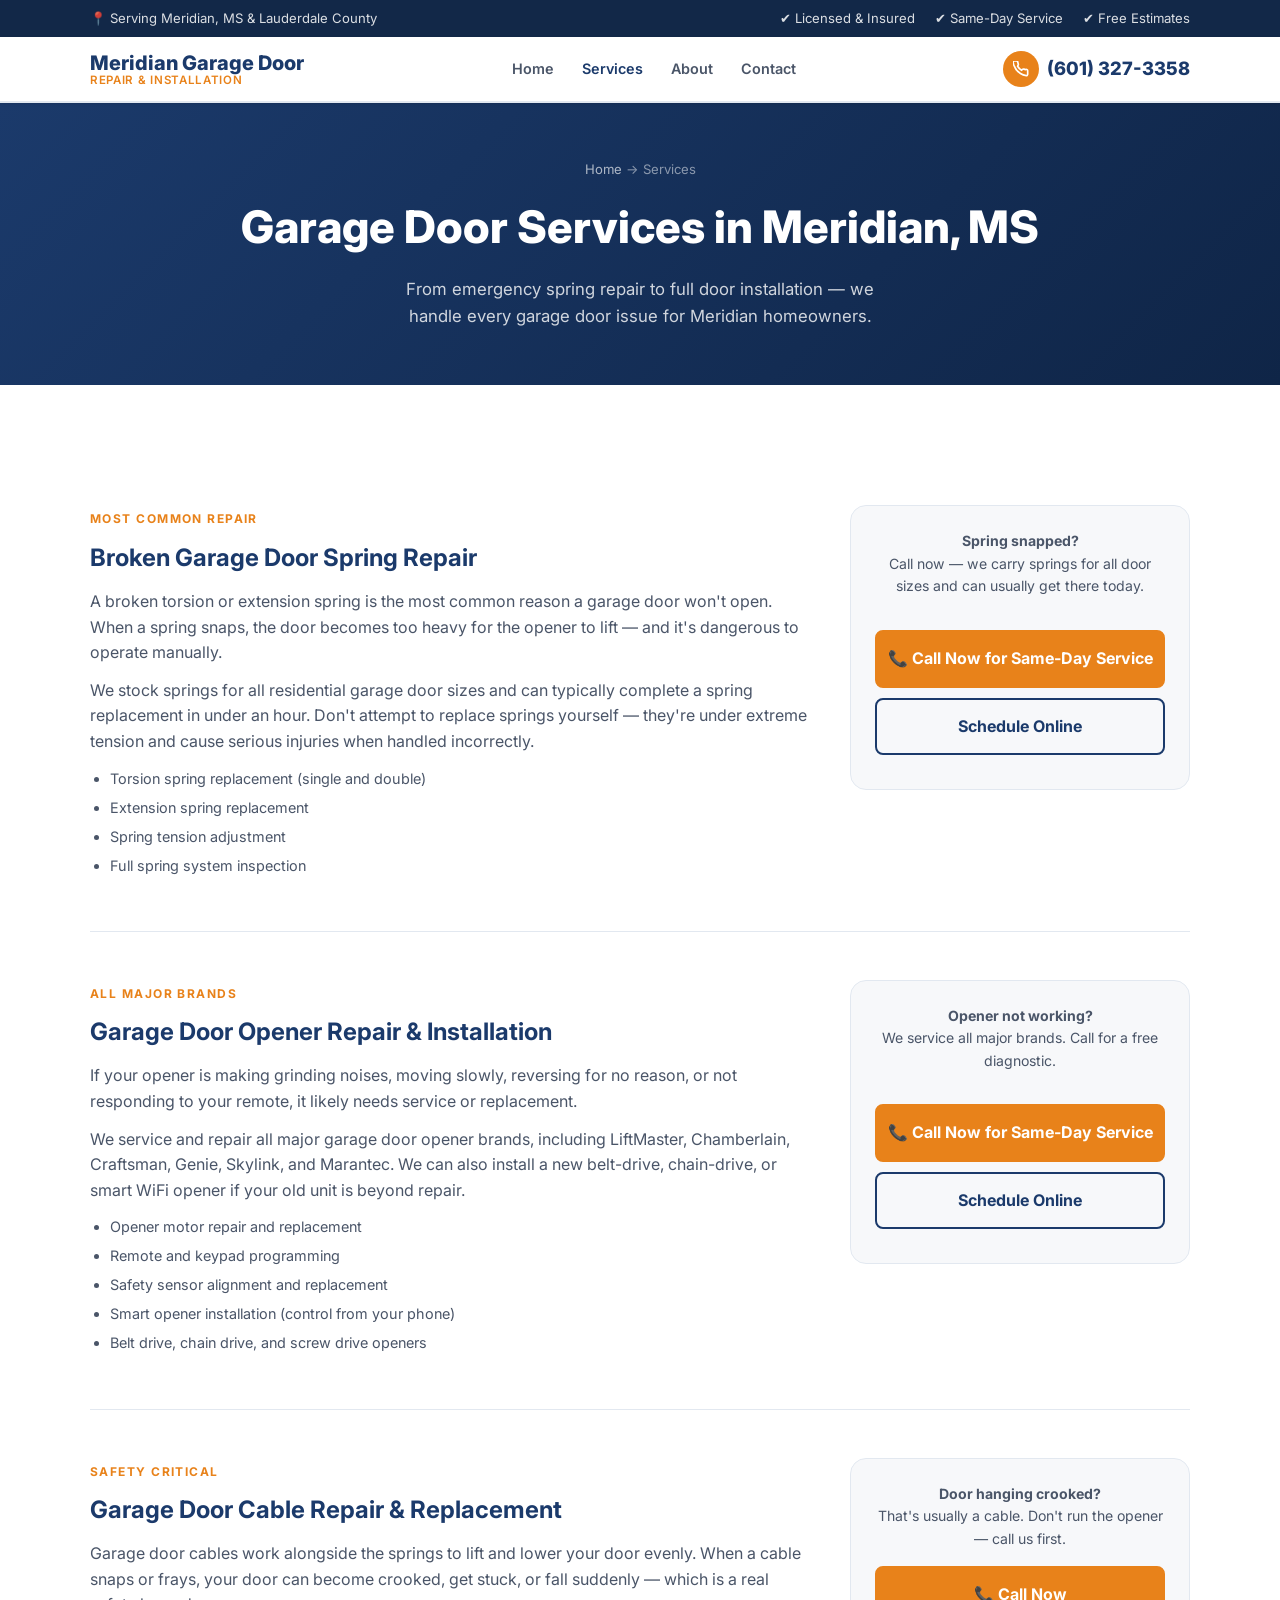
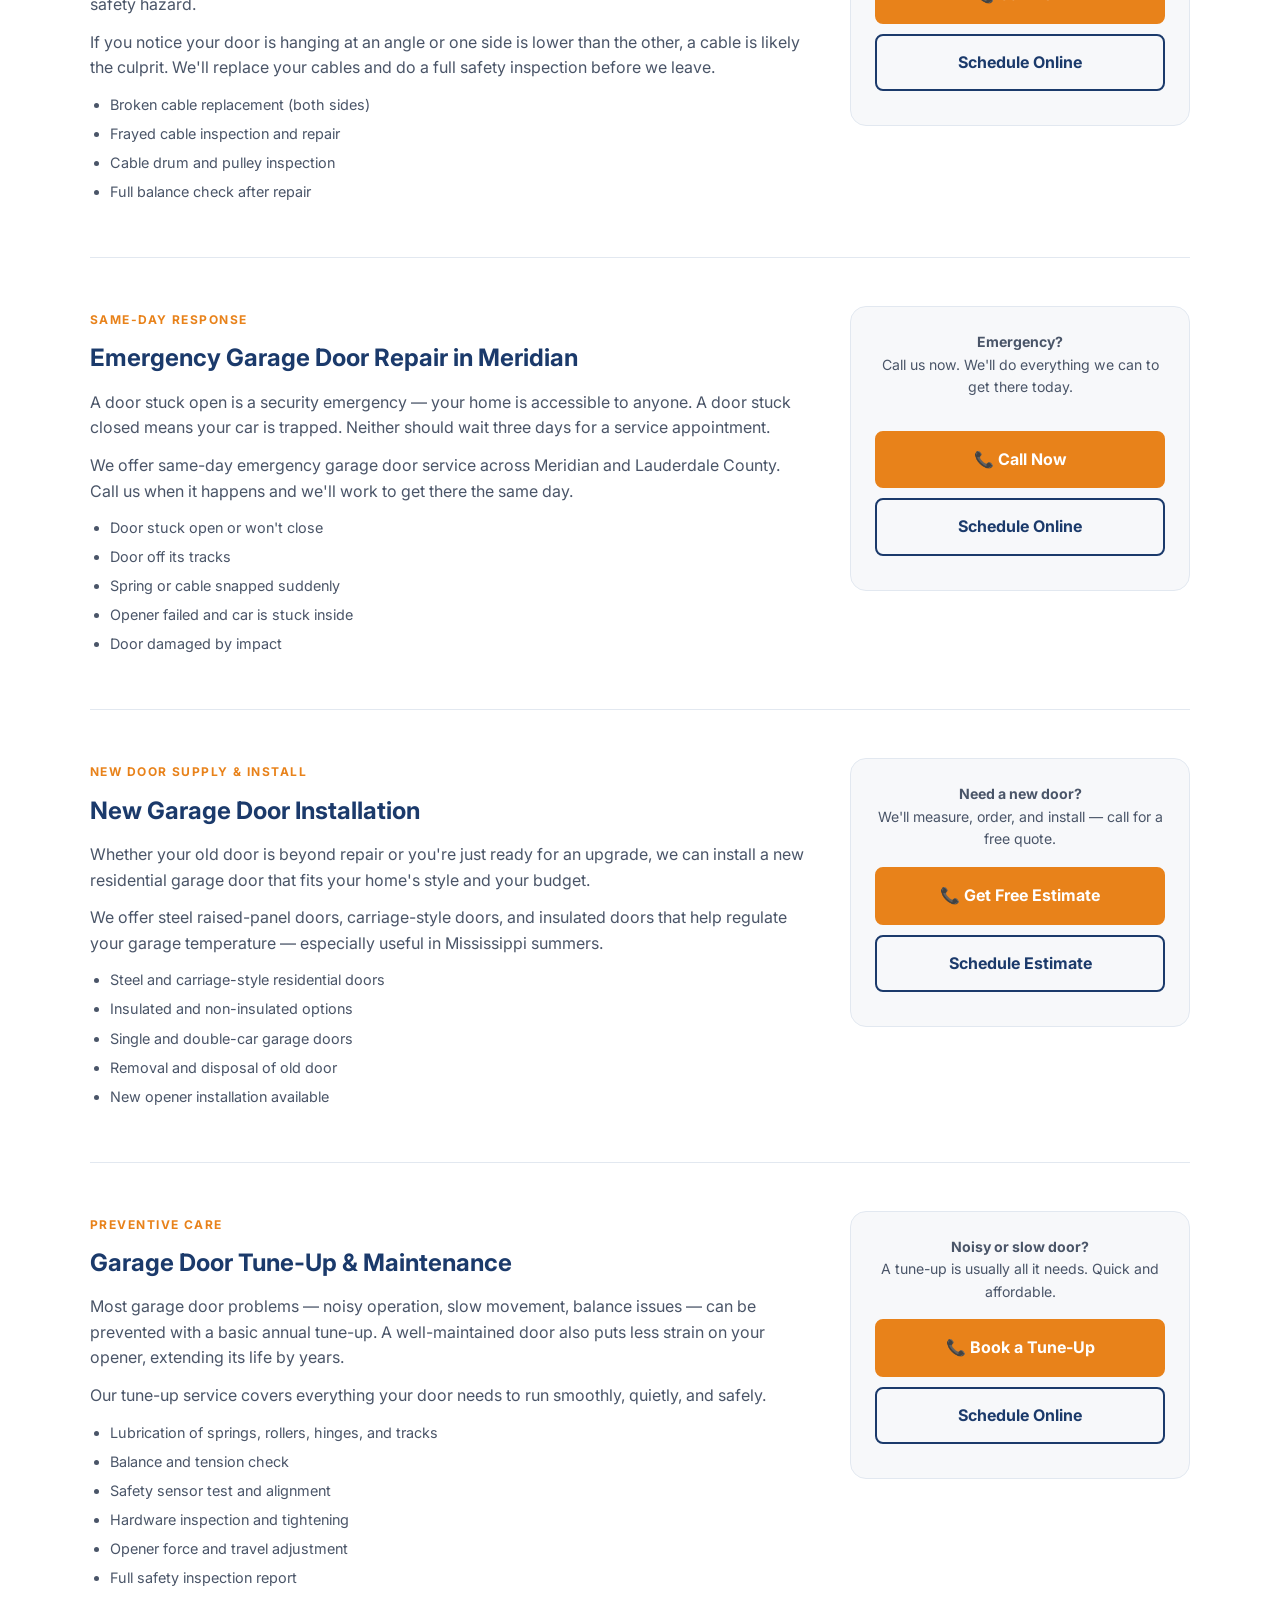
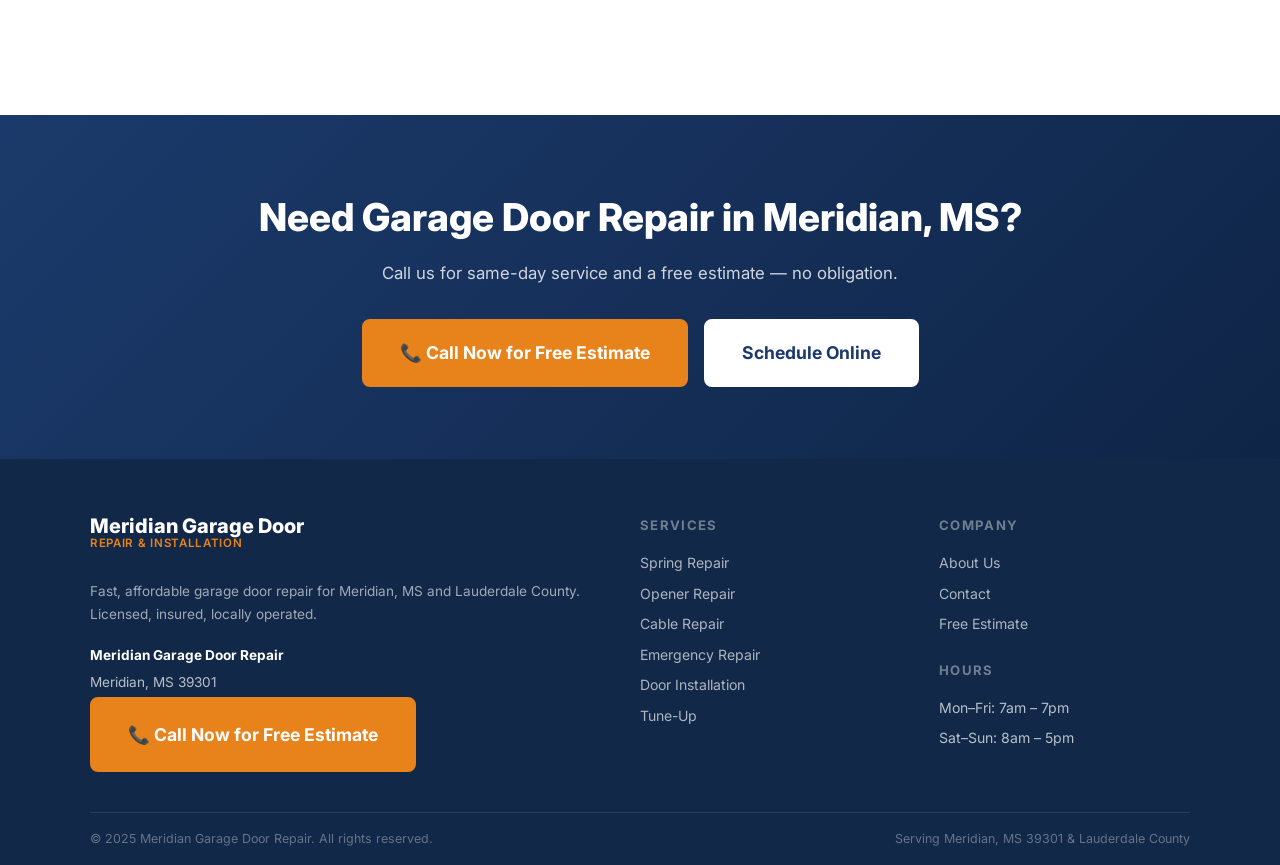
<file: services.html>
<!DOCTYPE html>
<html lang="en">
<head>
  <meta charset="UTF-8" />
  <meta name="viewport" content="width=device-width, initial-scale=1.0" />
  <title>Garage Door Services in Meridian MS | Springs, Openers, Cables &amp; More</title>
  <meta name="description" content="Full garage door repair services in Meridian, MS. Broken springs, opener repair, cable replacement, emergency service, new door installation. Call for a free estimate." />
  <link rel="canonical" href="https://www.garagedoorrepairmeridian.com/services.html" />
  <link rel="stylesheet" href="css/style.css" />
  <link rel="icon" href="data:image/svg+xml,<svg xmlns='http://www.w3.org/2000/svg' viewBox='0 0 100 100'><text y='.9em' font-size='90'>🏠</text></svg>" />
  <script type="application/ld+json">
  {
    "@context": "https://schema.org",
    "@type": "Service",
    "serviceType": "Garage Door Repair",
    "provider": {
      "@type": "LocalBusiness",
      "name": "Garage Door Repair Meridian",
     "telephone": "+16013273358",
      "address": {
        "@type": "PostalAddress",
        "addressLocality": "Meridian",
        "addressRegion": "MS",
        "postalCode": "39301"
      }
    },
    "areaServed": "Meridian, MS"
  }
  </script>
</head>
<body>

  <div class="topbar">
    <div class="container">
      <span>📍 Serving Meridian, MS &amp; Lauderdale County</span>
      <div class="topbar-badges">
        <span class="topbar-badge">✔ Licensed &amp; Insured</span>
        <span class="topbar-badge">✔ Same-Day Service</span>
        <span class="topbar-badge">✔ Free Estimates</span>
      </div>
    </div>
  </div>

  <header class="site-header">
    <div class="header-inner">
      <a href="index.html" class="logo">
        <span class="logo-top">Meridian Garage Door</span>
        <span class="logo-sub">Repair &amp; Installation</span>
      </a>
      <nav class="site-nav" id="site-nav">
        <a href="index.html">Home</a>
        <a href="services.html" class="active">Services</a>
        <a href="about.html">About</a>
        <a href="contact.html">Contact</a>
      </nav>
      <div class="header-cta">
       <a href="tel:+16013273358" class="phone-link">
  <div class="phone-icon">
    <svg width="16" height="16" viewBox="0 0 24 24" fill="none" stroke="#fff" stroke-width="2.5" stroke-linecap="round" stroke-linejoin="round">
      <path d="M22 16.92v3a2 2 0 01-2.18 2 19.79 19.79 0 01-8.63-3.07A19.5 19.5 0 013.07 9.81a19.79 19.79 0 01-3.07-8.7A2 2 0 012.18 0h3a2 2 0 012 1.72c.127.96.361 1.903.7 2.81a2 2 0 01-.45 2.11L6.91 7.91a16 16 0 006 6l1.27-1.27a2 2 0 012.11-.45c.907.339 1.85.573 2.81.7A2 2 0 0122 14.92z"/>
    </svg>
  </div>

  (601) 327-3358
</a>
        <button class="menu-toggle" id="menu-toggle" aria-label="Open menu">
          <svg width="22" height="22" viewBox="0 0 24 24" fill="none" stroke="currentColor" stroke-width="2.5" stroke-linecap="round"><line x1="3" y1="6" x2="21" y2="6"/><line x1="3" y1="12" x2="21" y2="12"/><line x1="3" y1="18" x2="21" y2="18"/></svg>
        </button>
      </div>
    </div>
  </header>

  <section class="page-hero">
    <div class="container">
      <div class="breadcrumb"><a href="index.html">Home</a> → Services</div>
      <h1>Garage Door Services in Meridian, MS</h1>
      <p>From emergency spring repair to full door installation — we handle every garage door issue for Meridian homeowners.</p>
    </div>
  </section>

  <section class="section">
    <div class="container">

      <!-- Spring Repair -->
      <div class="service-detail" id="springs">
        <div>
          <span class="section-label">Most Common Repair</span>
          <h2>Broken Garage Door Spring Repair</h2>
          <p>A broken torsion or extension spring is the most common reason a garage door won't open. When a spring snaps, the door becomes too heavy for the opener to lift — and it's dangerous to operate manually.</p>
          <p>We stock springs for all residential garage door sizes and can typically complete a spring replacement in under an hour. Don't attempt to replace springs yourself — they're under extreme tension and cause serious injuries when handled incorrectly.</p>
          <ul>
            <li>Torsion spring replacement (single and double)</li>
            <li>Extension spring replacement</li>
            <li>Spring tension adjustment</li>
            <li>Full spring system inspection</li>
          </ul>
        </div>
        <div class="service-aside">
          <p><strong>Spring snapped?</strong><br/>Call now — we carry springs for all door sizes and can usually get there today.</p>
         <a href="tel:+16013273358"
   class="btn btn-primary"
   style="width:100%;justify-content:center;margin-top:16px;">
  📞 Call Now for Same-Day Service
</a>
          <a href="contact.html" class="btn btn-outline">Schedule Online</a>
        </div>
      </div>

      <!-- Opener Repair -->
      <div class="service-detail" id="openers">
        <div>
          <span class="section-label">All Major Brands</span>
          <h2>Garage Door Opener Repair &amp; Installation</h2>
          <p>If your opener is making grinding noises, moving slowly, reversing for no reason, or not responding to your remote, it likely needs service or replacement.</p>
          <p>We service and repair all major garage door opener brands, including LiftMaster, Chamberlain, Craftsman, Genie, Skylink, and Marantec. We can also install a new belt-drive, chain-drive, or smart WiFi opener if your old unit is beyond repair.</p>
          <ul>
            <li>Opener motor repair and replacement</li>
            <li>Remote and keypad programming</li>
            <li>Safety sensor alignment and replacement</li>
            <li>Smart opener installation (control from your phone)</li>
            <li>Belt drive, chain drive, and screw drive openers</li>
          </ul>
        </div>
        <div class="service-aside">
          <p><strong>Opener not working?</strong><br/>We service all major brands. Call for a free diagnostic.</p>
        <a href="tel:+16013273358"
   class="btn btn-primary"
   style="width:100%;justify-content:center;margin-top:16px;">
  📞 Call Now for Same-Day Service
</a>
          <a href="contact.html" class="btn btn-outline">Schedule Online</a>
        </div>
      </div>

      <!-- Cable Repair -->
      <div class="service-detail" id="cables">
        <div>
          <span class="section-label">Safety Critical</span>
          <h2>Garage Door Cable Repair &amp; Replacement</h2>
          <p>Garage door cables work alongside the springs to lift and lower your door evenly. When a cable snaps or frays, your door can become crooked, get stuck, or fall suddenly — which is a real safety hazard.</p>
          <p>If you notice your door is hanging at an angle or one side is lower than the other, a cable is likely the culprit. We'll replace your cables and do a full safety inspection before we leave.</p>
          <ul>
            <li>Broken cable replacement (both sides)</li>
            <li>Frayed cable inspection and repair</li>
            <li>Cable drum and pulley inspection</li>
            <li>Full balance check after repair</li>
          </ul>
        </div>
        <div class="service-aside">
          <p><strong>Door hanging crooked?</strong><br/>That's usually a cable. Don't run the opener — call us first.</p>
<a href="tel:+16013273358" class="btn btn-primary">
  📞 Call Now
</a>          <a href="contact.html" class="btn btn-outline">Schedule Online</a>
        </div>
      </div>

      <!-- Emergency -->
      <div class="service-detail" id="emergency">
        <div>
          <span class="section-label">Same-Day Response</span>
          <h2>Emergency Garage Door Repair in Meridian</h2>
          <p>A door stuck open is a security emergency — your home is accessible to anyone. A door stuck closed means your car is trapped. Neither should wait three days for a service appointment.</p>
          <p>We offer same-day emergency garage door service across Meridian and Lauderdale County. Call us when it happens and we'll work to get there the same day.</p>
          <ul>
            <li>Door stuck open or won't close</li>
            <li>Door off its tracks</li>
            <li>Spring or cable snapped suddenly</li>
            <li>Opener failed and car is stuck inside</li>
            <li>Door damaged by impact</li>
          </ul>
        </div>
        <div class="service-aside">
          <p><strong>Emergency?</strong><br/>Call us now. We'll do everything we can to get there today.</p>
          <a href="tel:+16013273358"
   class="btn btn-primary"
   style="width:100%;justify-content:center;margin-top:16px;">
  📞 Call Now
</a>
          <a href="contact.html" class="btn btn-outline">Schedule Online</a>
        </div>
      </div>

      <!-- Installation -->
      <div class="service-detail" id="installation">
        <div>
          <span class="section-label">New Door Supply &amp; Install</span>
          <h2>New Garage Door Installation</h2>
          <p>Whether your old door is beyond repair or you're just ready for an upgrade, we can install a new residential garage door that fits your home's style and your budget.</p>
          <p>We offer steel raised-panel doors, carriage-style doors, and insulated doors that help regulate your garage temperature — especially useful in Mississippi summers.</p>
          <ul>
            <li>Steel and carriage-style residential doors</li>
            <li>Insulated and non-insulated options</li>
            <li>Single and double-car garage doors</li>
            <li>Removal and disposal of old door</li>
            <li>New opener installation available</li>
          </ul>
        </div>
        <div class="service-aside">
          <p><strong>Need a new door?</strong><br/>We'll measure, order, and install — call for a free quote.</p>
         <a href="tel:+16013273358" class="btn btn-primary">
  📞 Get Free Estimate
</a>
          <a href="contact.html" class="btn btn-outline">Schedule Estimate</a>
        </div>
      </div>

      <!-- Tune-Up -->
      <div class="service-detail" id="tuneup">
        <div>
          <span class="section-label">Preventive Care</span>
          <h2>Garage Door Tune-Up &amp; Maintenance</h2>
          <p>Most garage door problems — noisy operation, slow movement, balance issues — can be prevented with a basic annual tune-up. A well-maintained door also puts less strain on your opener, extending its life by years.</p>
          <p>Our tune-up service covers everything your door needs to run smoothly, quietly, and safely.</p>
          <ul>
            <li>Lubrication of springs, rollers, hinges, and tracks</li>
            <li>Balance and tension check</li>
            <li>Safety sensor test and alignment</li>
            <li>Hardware inspection and tightening</li>
            <li>Opener force and travel adjustment</li>
            <li>Full safety inspection report</li>
          </ul>
        </div>
        <div class="service-aside">
          <p><strong>Noisy or slow door?</strong><br/>A tune-up is usually all it needs. Quick and affordable.</p>
          <a href="tel:+16013273358" class="btn btn-primary"> 📞 Book a Tune-Up</a>
          <a href="contact.html" class="btn btn-outline">Schedule Online</a>
        </div>
      </div>

    </div>
  </section>

  <section class="cta-banner">
    <div class="container">
      <h2>Need Garage Door Repair in Meridian, MS?</h2>
      <p>Call us for same-day service and a free estimate — no obligation.</p>
      <div class="cta-actions">
<a href="tel:+16013273358" class="btn btn-primary btn-lg">
  📞 Call Now for Free Estimate
</a>        <a href="contact.html" class="btn btn-white btn-lg">Schedule Online</a>
      </div>
    </div>
  </section>

  <footer class="site-footer">
    <div class="container">
      <div class="footer-grid">
        <div class="footer-brand">
          <div class="logo" style="margin-bottom:14px;">
            <span class="logo-top">Meridian Garage Door</span>
            <span class="logo-sub">Repair &amp; Installation</span>
          </div>
          <p>Fast, affordable garage door repair for Meridian, MS and Lauderdale County. Licensed, insured, locally operated.</p>
          <div class="footer-nap">
            <strong>Meridian Garage Door Repair</strong><br/>
            Meridian, MS 39301<br/>
<a href="tel:+16013273358" class="btn btn-primary btn-lg" style="color:#fff;">
  📞 Call Now for Free Estimate
</a>      </div>
        </div>
        <div class="footer-col">
          <h4>Services</h4>
          <ul>
            <li><a href="#springs">Spring Repair</a></li>
            <li><a href="#openers">Opener Repair</a></li>
            <li><a href="#cables">Cable Repair</a></li>
            <li><a href="#emergency">Emergency Repair</a></li>
            <li><a href="#installation">Door Installation</a></li>
            <li><a href="#tuneup">Tune-Up</a></li>
          </ul>
        </div>
        <div class="footer-col">
          <h4>Company</h4>
          <ul>
            <li><a href="about.html">About Us</a></li>
            <li><a href="contact.html">Contact</a></li>
            <li><a href="contact.html">Free Estimate</a></li>
          </ul>
          <h4 style="margin-top:24px;">Hours</h4>
          <ul>
            <li>Mon–Fri: 7am – 7pm</li>
            <li>Sat–Sun: 8am – 5pm</li>
          </ul>
        </div>
      </div>
    </div>
    <div class="container">
      <div class="footer-bottom">
        <span>© 2025 Meridian Garage Door Repair. All rights reserved.</span>
        <span>Serving Meridian, MS 39301 &amp; Lauderdale County</span>
      </div>
    </div>
  </footer>

  <script>
    document.getElementById('menu-toggle').addEventListener('click', function() {
      document.getElementById('site-nav').classList.toggle('open');
    });
  </script>
</body>
</html>
</file>
<file: css/style.css>
/* ============================================================
   GARAGE DOOR REPAIR — LOCAL LEAD GEN TEMPLATE
   Shared stylesheet for all city sites
   To clone: only swap CSS variables in :root (if needed)
   ============================================================ */

/* ---------- Google Font ---------- */
@import url('https://fonts.googleapis.com/css2?family=Inter:wght@400;500;600;700;800&display=swap');

/* ---------- CSS Custom Properties (easy theming) ---------- */
:root {
  --primary:       #1B3A6B;   /* deep navy */
  --primary-dark:  #122848;
  --accent:        #E8821A;   /* warm orange */
  --accent-dark:   #C96D10;
  --text:          #1A202C;
  --text-muted:    #4A5568;
  --bg-light:      #F7F8FA;
  --bg-white:      #FFFFFF;
  --border:        #E2E8F0;
  --success:       #2F855A;
  --radius:        8px;
  --radius-lg:     16px;
  --shadow-sm:     0 1px 3px rgba(0,0,0,.10);
  --shadow-md:     0 4px 16px rgba(0,0,0,.12);
  --shadow-lg:     0 8px 32px rgba(0,0,0,.14);
  --max-width:     1140px;
  --transition:    .2s ease;
}

/* ---------- Reset & Base ---------- */
*, *::before, *::after { box-sizing: border-box; margin: 0; padding: 0; }

html { scroll-behavior: smooth; font-size: 16px; }

body {
  font-family: 'Inter', system-ui, -apple-system, sans-serif;
  color: var(--text);
  background: var(--bg-white);
  line-height: 1.6;
  -webkit-font-smoothing: antialiased;
}

img { max-width: 100%; height: auto; display: block; }
a { color: inherit; text-decoration: none; }
ul { list-style: none; }

/* ---------- Utility ---------- */
.container {
  width: 100%;
  max-width: var(--max-width);
  margin: 0 auto;
  padding: 0 20px;
}

.section { padding: 72px 0; }
.section--gray { background: var(--bg-light); }

.section-label {
  display: inline-block;
  font-size: .75rem;
  font-weight: 700;
  letter-spacing: .12em;
  text-transform: uppercase;
  color: var(--accent);
  margin-bottom: 10px;
}

.section-title {
  font-size: clamp(1.6rem, 4vw, 2.25rem);
  font-weight: 800;
  color: var(--primary);
  line-height: 1.2;
  margin-bottom: 16px;
}

.section-sub {
  font-size: 1.05rem;
  color: var(--text-muted);
  max-width: 560px;
}

.text-center { text-align: center; }
.text-center .section-sub { margin: 0 auto; }

/* ---------- Buttons ---------- */
.btn {
  display: inline-flex;
  align-items: center;
  gap: 8px;
  padding: 14px 28px;
  border-radius: var(--radius);
  font-weight: 700;
  font-size: 1rem;
  cursor: pointer;
  border: 2px solid transparent;
  transition: background var(--transition), transform var(--transition), box-shadow var(--transition);
  white-space: nowrap;
}

.btn:active { transform: scale(.98); }

.btn-primary {
  background: var(--accent);
  color: #fff;
  border-color: var(--accent);
}
.btn-primary:hover {
  background: var(--accent-dark);
  border-color: var(--accent-dark);
  box-shadow: var(--shadow-md);
}

.btn-outline {
  background: transparent;
  color: var(--primary);
  border-color: var(--primary);
}
.btn-outline:hover {
  background: var(--primary);
  color: #fff;
}

.btn-white {
  background: #fff;
  color: var(--primary);
  border-color: #fff;
}
.btn-white:hover {
  background: var(--bg-light);
}

.btn-lg { padding: 18px 36px; font-size: 1.1rem; }

/* ---------- Top Bar ---------- */
.topbar {
  background: var(--primary-dark);
  color: rgba(255,255,255,.85);
  font-size: .82rem;
  padding: 8px 0;
}

.topbar .container {
  display: flex;
  justify-content: space-between;
  align-items: center;
  flex-wrap: wrap;
  gap: 6px;
}

.topbar a { color: #fff; font-weight: 600; }
.topbar a:hover { color: var(--accent); }

.topbar-badges {
  display: flex;
  gap: 20px;
  align-items: center;
  flex-wrap: wrap;
}

.topbar-badge {
  display: flex;
  align-items: center;
  gap: 5px;
}

/* ---------- Header / Nav ---------- */
.site-header {
  position: sticky;
  top: 0;
  z-index: 100;
  background: var(--bg-white);
  border-bottom: 2px solid var(--border);
  box-shadow: var(--shadow-sm);
}

.header-inner {
  display: flex;
  align-items: center;
  justify-content: space-between;
  padding: 14px 20px;
  max-width: var(--max-width);
  margin: 0 auto;
  gap: 20px;
}

.logo {
  display: flex;
  flex-direction: column;
  line-height: 1.1;
}

.logo-top {
  font-size: 1.25rem;
  font-weight: 800;
  color: var(--primary);
}

.logo-sub {
  font-size: .72rem;
  font-weight: 600;
  color: var(--accent);
  letter-spacing: .06em;
  text-transform: uppercase;
}

.site-nav {
  display: flex;
  align-items: center;
  gap: 28px;
}

.site-nav a {
  font-size: .9rem;
  font-weight: 600;
  color: var(--text-muted);
  transition: color var(--transition);
}

.site-nav a:hover,
.site-nav a.active { color: var(--primary); }

.header-cta {
  display: flex;
  align-items: center;
  gap: 12px;
}

.phone-link {
  display: flex;
  align-items: center;
  gap: 8px;
  font-size: 1.15rem;
  font-weight: 800;
  color: var(--primary);
  transition: color var(--transition);
}

.phone-link:hover { color: var(--accent); }

.phone-icon {
  width: 36px;
  height: 36px;
  background: var(--accent);
  border-radius: 50%;
  display: flex;
  align-items: center;
  justify-content: center;
  flex-shrink: 0;
}

/* Mobile menu toggle */
.menu-toggle {
  display: none;
  background: none;
  border: none;
  cursor: pointer;
  padding: 4px;
  color: var(--primary);
}

/* ---------- Hero ---------- */
.hero {
  background: linear-gradient(135deg, var(--primary) 0%, #0F2547 100%);
  color: #fff;
  padding: 80px 0 72px;
  position: relative;
  overflow: hidden;
}

.hero::before {
  content: '';
  position: absolute;
  inset: 0;
  background: url("data:image/svg+xml,%3Csvg width='60' height='60' viewBox='0 0 60 60' xmlns='http://www.w3.org/2000/svg'%3E%3Cg fill='none' fill-rule='evenodd'%3E%3Cg fill='%23ffffff' fill-opacity='0.03'%3E%3Cpath d='M36 34v-4h-2v4h-4v2h4v4h2v-4h4v-2h-4zm0-30V0h-2v4h-4v2h4v4h2V6h4V4h-4zM6 34v-4H4v4H0v2h4v4h2v-4h4v-2H6zM6 4V0H4v4H0v2h4v4h2V6h4V4H6z'/%3E%3C/g%3E%3C/g%3E%3C/svg%3E");
}

.hero .container { position: relative; }

.hero-grid {
  display: grid;
  grid-template-columns: 1fr 380px;
  gap: 48px;
  align-items: center;
}

.hero-badge {
  display: inline-flex;
  align-items: center;
  gap: 8px;
  background: rgba(232,130,26,.2);
  border: 1px solid rgba(232,130,26,.4);
  color: #FFC07A;
  font-size: .8rem;
  font-weight: 700;
  padding: 6px 14px;
  border-radius: 100px;
  margin-bottom: 20px;
  letter-spacing: .04em;
}

.hero h1 {
  font-size: clamp(2rem, 5vw, 3.2rem);
  font-weight: 800;
  line-height: 1.12;
  margin-bottom: 20px;
}

.hero h1 span { color: var(--accent); }

.hero-sub {
  font-size: 1.1rem;
  color: rgba(255,255,255,.8);
  margin-bottom: 32px;
  max-width: 480px;
}

.hero-actions {
  display: flex;
  gap: 14px;
  flex-wrap: wrap;
}

.hero-trust {
  display: flex;
  gap: 24px;
  margin-top: 36px;
  flex-wrap: wrap;
}

.hero-trust-item {
  display: flex;
  align-items: center;
  gap: 8px;
  font-size: .88rem;
  color: rgba(255,255,255,.75);
}

.hero-trust-item svg { color: var(--accent); flex-shrink: 0; }

/* Call card */
.call-card {
  background: #fff;
  border-radius: var(--radius-lg);
  padding: 32px 28px;
  box-shadow: var(--shadow-lg);
  text-align: center;
  color: var(--text);
}

.call-card-label {
  font-size: .78rem;
  font-weight: 700;
  text-transform: uppercase;
  letter-spacing: .1em;
  color: var(--text-muted);
  margin-bottom: 10px;
}

.call-card-number {
  font-size: 1.9rem;
  font-weight: 800;
  color: var(--primary);
  margin-bottom: 6px;
}

.call-card-number a { color: inherit; }
.call-card-number a:hover { color: var(--accent); }

.call-card-tagline {
  font-size: .88rem;
  color: var(--text-muted);
  margin-bottom: 20px;
}

.call-card .btn { width: 100%; justify-content: center; }

.call-card-hours {
  margin-top: 18px;
  font-size: .8rem;
  color: var(--text-muted);
  display: flex;
  align-items: center;
  justify-content: center;
  gap: 6px;
}

.dot-green {
  width: 8px;
  height: 8px;
  background: var(--success);
  border-radius: 50%;
  display: inline-block;
  animation: pulse 2s infinite;
}

@keyframes pulse {
  0%, 100% { opacity: 1; }
  50% { opacity: .4; }
}

/* ---------- Trust Bar ---------- */
.trust-bar {
  background: var(--accent);
  color: #fff;
  padding: 16px 0;
}

.trust-bar .container {
  display: flex;
  justify-content: center;
  gap: 40px;
  flex-wrap: wrap;
}

.trust-item {
  display: flex;
  align-items: center;
  gap: 8px;
  font-size: .88rem;
  font-weight: 600;
}

/* ---------- Services Grid ---------- */
.services-grid {
  display: grid;
  grid-template-columns: repeat(auto-fit, minmax(240px, 1fr));
  gap: 24px;
  margin-top: 48px;
}

.service-card {
  background: var(--bg-white);
  border: 1px solid var(--border);
  border-radius: var(--radius-lg);
  padding: 28px 24px;
  transition: box-shadow var(--transition), transform var(--transition), border-color var(--transition);
}

.service-card:hover {
  box-shadow: var(--shadow-md);
  transform: translateY(-3px);
  border-color: var(--accent);
}

.service-icon {
  width: 52px;
  height: 52px;
  background: rgba(27,58,107,.08);
  border-radius: var(--radius);
  display: flex;
  align-items: center;
  justify-content: center;
  margin-bottom: 16px;
  font-size: 1.5rem;
}

.service-card h3 {
  font-size: 1.05rem;
  font-weight: 700;
  color: var(--primary);
  margin-bottom: 8px;
}

.service-card p {
  font-size: .88rem;
  color: var(--text-muted);
  line-height: 1.55;
}

/* ---------- Why Choose Us ---------- */
.why-grid {
  display: grid;
  grid-template-columns: repeat(auto-fit, minmax(220px, 1fr));
  gap: 28px;
  margin-top: 48px;
}

.why-item {
  text-align: center;
  padding: 28px 20px;
  border-radius: var(--radius-lg);
  background: var(--bg-white);
  box-shadow: var(--shadow-sm);
  border: 1px solid var(--border);
}

.why-num {
  font-size: 2.5rem;
  font-weight: 800;
  color: var(--accent);
  line-height: 1;
  margin-bottom: 8px;
}

.why-item h3 {
  font-size: 1rem;
  font-weight: 700;
  color: var(--primary);
  margin-bottom: 8px;
}

.why-item p {
  font-size: .85rem;
  color: var(--text-muted);
}

/* ---------- Service Area ---------- */
.area-grid {
  display: grid;
  grid-template-columns: repeat(auto-fit, minmax(180px, 1fr));
  gap: 12px;
  margin-top: 40px;
}

.area-tag {
  background: var(--bg-white);
  border: 1px solid var(--border);
  border-radius: var(--radius);
  padding: 12px 16px;
  display: flex;
  align-items: center;
  gap: 8px;
  font-size: .9rem;
  font-weight: 600;
  color: var(--primary);
  transition: border-color var(--transition), background var(--transition);
}

.area-tag:hover {
  border-color: var(--accent);
  background: #FFF8F0;
}

.area-tag svg { color: var(--accent); flex-shrink: 0; }

/* ---------- CTA Banner ---------- */
.cta-banner {
  background: linear-gradient(135deg, var(--primary) 0%, #0F2547 100%);
  color: #fff;
  padding: 72px 0;
  text-align: center;
}

.cta-banner h2 {
  font-size: clamp(1.6rem, 4vw, 2.4rem);
  font-weight: 800;
  margin-bottom: 12px;
}

.cta-banner p {
  font-size: 1.05rem;
  color: rgba(255,255,255,.8);
  margin-bottom: 32px;
}

.cta-actions {
  display: flex;
  gap: 16px;
  justify-content: center;
  flex-wrap: wrap;
}

/* ---------- Footer ---------- */
.site-footer {
  background: var(--primary-dark);
  color: rgba(255,255,255,.7);
  padding: 56px 0 0;
  font-size: .88rem;
}

.footer-grid {
  display: grid;
  grid-template-columns: 2fr 1fr 1fr;
  gap: 48px;
  padding-bottom: 40px;
}

.footer-brand .logo-top { color: #fff; }
.footer-brand .logo-sub { margin-bottom: 16px; }

.footer-brand p {
  font-size: .85rem;
  line-height: 1.7;
  color: rgba(255,255,255,.6);
  margin-bottom: 16px;
}

.footer-nap {
  font-size: .85rem;
  line-height: 2;
}

.footer-nap strong { color: #fff; }
.footer-nap a { color: var(--accent); }
.footer-nap a:hover { text-decoration: underline; }

.footer-col h4 {
  font-size: .82rem;
  font-weight: 700;
  text-transform: uppercase;
  letter-spacing: .1em;
  color: rgba(255,255,255,.4);
  margin-bottom: 16px;
}

.footer-col ul li {
  margin-bottom: 8px;
}

.footer-col ul li a {
  color: rgba(255,255,255,.65);
  transition: color var(--transition);
}

.footer-col ul li a:hover { color: var(--accent); }

.footer-bottom {
  border-top: 1px solid rgba(255,255,255,.1);
  padding: 16px 0;
  display: flex;
  justify-content: space-between;
  align-items: center;
  flex-wrap: wrap;
  gap: 8px;
  font-size: .78rem;
  color: rgba(255,255,255,.35);
}

/* ---------- Services Page ---------- */
.page-hero {
  background: linear-gradient(135deg, var(--primary) 0%, #0F2547 100%);
  color: #fff;
  padding: 56px 0;
  text-align: center;
}

.page-hero h1 {
  font-size: clamp(1.8rem, 4vw, 2.8rem);
  font-weight: 800;
  margin-bottom: 12px;
}

.page-hero p {
  font-size: 1.05rem;
  color: rgba(255,255,255,.8);
  max-width: 520px;
  margin: 0 auto;
}

.breadcrumb {
  font-size: .82rem;
  color: rgba(255,255,255,.5);
  margin-bottom: 12px;
}

.breadcrumb a { color: rgba(255,255,255,.65); }
.breadcrumb a:hover { color: #fff; }

.service-detail {
  display: grid;
  grid-template-columns: 1fr 340px;
  gap: 40px;
  align-items: start;
  padding: 48px 0;
  border-bottom: 1px solid var(--border);
}

.service-detail:last-child { border-bottom: none; }

.service-detail h2 {
  font-size: 1.5rem;
  font-weight: 700;
  color: var(--primary);
  margin-bottom: 12px;
}

.service-detail p {
  color: var(--text-muted);
  margin-bottom: 12px;
}

.service-detail ul {
  list-style: disc;
  padding-left: 20px;
  color: var(--text-muted);
  font-size: .9rem;
}

.service-detail ul li { margin-bottom: 6px; }

.service-aside {
  background: var(--bg-light);
  border-radius: var(--radius-lg);
  padding: 24px;
  text-align: center;
  border: 1px solid var(--border);
  position: sticky;
  top: 90px;
}

.service-aside p {
  font-size: .88rem;
  color: var(--text-muted);
  margin-bottom: 16px;
}

.service-aside .btn { width: 100%; justify-content: center; margin-bottom: 10px; }

/* ---------- Contact Form ---------- */
.contact-grid {
  display: grid;
  grid-template-columns: 1fr 380px;
  gap: 48px;
  align-items: start;
}

.form-group {
  margin-bottom: 20px;
}

.form-group label {
  display: block;
  font-size: .88rem;
  font-weight: 600;
  color: var(--text);
  margin-bottom: 6px;
}

.form-group input,
.form-group select,
.form-group textarea {
  width: 100%;
  padding: 12px 16px;
  border: 1px solid var(--border);
  border-radius: var(--radius);
  font-family: inherit;
  font-size: .95rem;
  color: var(--text);
  background: var(--bg-white);
  transition: border-color var(--transition), box-shadow var(--transition);
  outline: none;
}

.form-group input:focus,
.form-group select:focus,
.form-group textarea:focus {
  border-color: var(--primary);
  box-shadow: 0 0 0 3px rgba(27,58,107,.1);
}

.form-group textarea { resize: vertical; min-height: 120px; }

.form-row {
  display: grid;
  grid-template-columns: 1fr 1fr;
  gap: 16px;
}

.contact-info-card {
  background: var(--primary);
  color: #fff;
  border-radius: var(--radius-lg);
  padding: 32px 28px;
  position: sticky;
  top: 90px;
}

.contact-info-card h3 {
  font-size: 1.2rem;
  font-weight: 700;
  margin-bottom: 24px;
}

.contact-info-item {
  display: flex;
  gap: 14px;
  margin-bottom: 20px;
}

.contact-info-icon {
  width: 40px;
  height: 40px;
  background: rgba(255,255,255,.12);
  border-radius: var(--radius);
  display: flex;
  align-items: center;
  justify-content: center;
  flex-shrink: 0;
}

.contact-info-label {
  font-size: .78rem;
  color: rgba(255,255,255,.55);
  font-weight: 600;
  text-transform: uppercase;
  letter-spacing: .06em;
  margin-bottom: 4px;
}

.contact-info-value {
  font-size: .95rem;
  font-weight: 600;
  color: #fff;
}

.contact-info-value a { color: var(--accent); }

/* ---------- Responsive ---------- */
@media (max-width: 900px) {
  .hero-grid,
  .contact-grid,
  .footer-grid { grid-template-columns: 1fr; }

  .call-card { max-width: 400px; }

  .service-detail { grid-template-columns: 1fr; }
  .service-aside { position: static; }

  .footer-grid { grid-template-columns: 1fr 1fr; }
}

@media (max-width: 640px) {
  .section { padding: 48px 0; }

  .site-nav { display: none; }
  .site-nav.open {
    display: flex;
    flex-direction: column;
    position: absolute;
    top: 100%;
    left: 0;
    right: 0;
    background: var(--bg-white);
    border-top: 1px solid var(--border);
    padding: 16px 20px;
    box-shadow: var(--shadow-md);
    gap: 12px;
  }

  .menu-toggle { display: block; }

  .hero { padding: 48px 0; }

  .trust-bar .container { gap: 20px; }

  .footer-grid { grid-template-columns: 1fr; gap: 32px; }
  .footer-bottom { flex-direction: column; text-align: center; }

  .form-row { grid-template-columns: 1fr; }

  .topbar .container { flex-direction: column; align-items: flex-start; gap: 4px; }
}


form {
  max-width: 600px;
  margin: 0 auto;
}

.form-group {
  margin-bottom: 1rem;
}

input,
textarea {
  width: 100%;
  padding: 12px;
  border: 1px solid #ccc;
  border-radius: 6px;
}

button {
  background: #d62828;
  color: white;
  border: none;
  padding: 14px 24px;
  border-radius: 6px;
  cursor: pointer;
}
</file>
